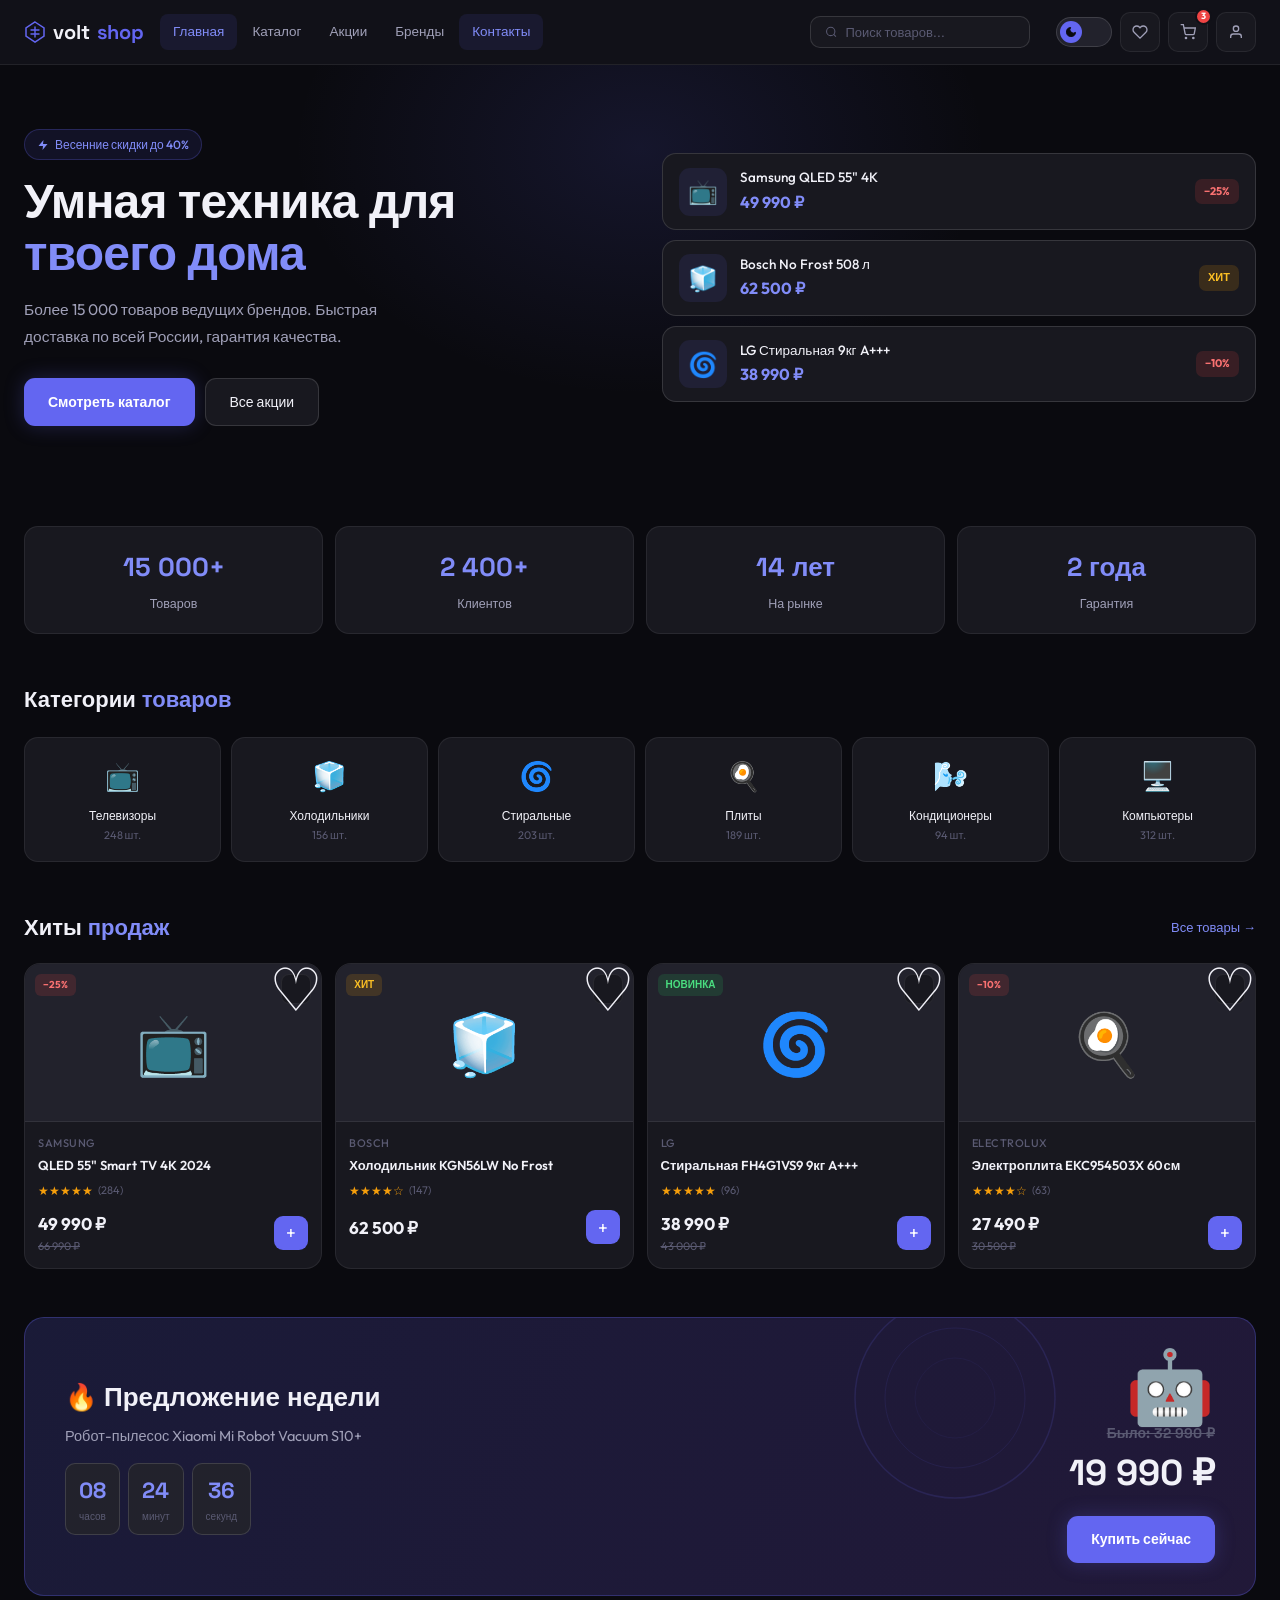
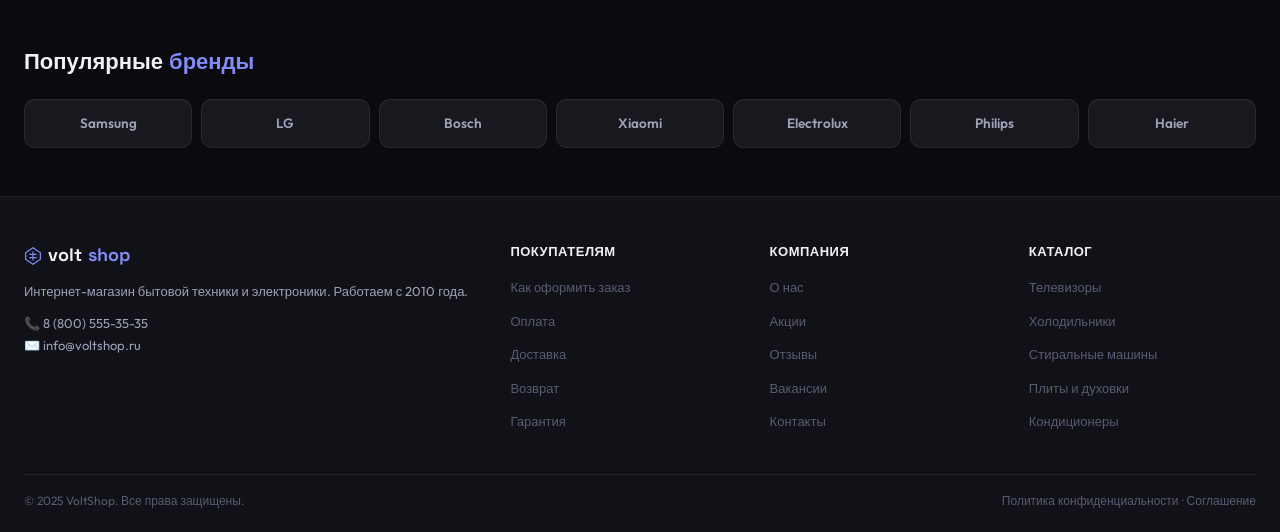
<file: index.html>
<!doctype html>
<html lang="ru" data-theme="dark">
  <head>
    <meta charset="UTF-8" />
    <meta name="viewport" content="width=device-width, initial-scale=1.0" />
    <meta
      name="description"
      content="VoltShop — интернет-магазин бытовой техники"
    />
    <link rel="icon" href="icons/icon_v3_256.png" />
    <title>VoltShop — Главная</title>
    <link href="css/fonts.css" rel="stylesheet" />
    <link rel="stylesheet" href="css/style.css" />
    <link rel="stylesheet" href="css/home.css" />
  </head>
  <body>
    <!-- ========== ШАПКА ========== -->
    <header class="site-header" role="banner">
      <div class="container">
        <div class="header-inner">
          <a href="index.html" class="logo" aria-label="VoltShop — на главную">
            <svg
              width="22"
              height="22"
              viewBox="0 0 22 22"
              fill="none"
              aria-hidden="true"
            >
              <polygon
                points="11,1 20,7 20,15 11,21 2,15 2,7"
                fill="none"
                stroke="var(--accent)"
                stroke-width="1.5"
              />
              <path
                d="M11 6 L11 16 M7 9 L15 9 M7 13 L15 13"
                stroke="var(--accent)"
                stroke-width="1.4"
                stroke-linecap="round"
              />
            </svg>
            volt<em>shop</em>
          </a>

          <nav class="main-nav" aria-label="Главное меню">
            <a href="index.html" class="active">Главная</a>
            <a href="catalog.html">Каталог</a>
            <a href="catalog.html">Акции</a>
            <a href="catalog.html">Бренды</a>
            <a href="index.html">Контакты</a>
          </nav>

          <form class="search-form" role="search" onsubmit="return false;">
            <svg
              width="14"
              height="14"
              viewBox="0 0 24 24"
              fill="none"
              stroke="var(--text-3)"
              stroke-width="2"
              aria-hidden="true"
            >
              <circle cx="11" cy="11" r="8" />
              <path d="m21 21-4.35-4.35" />
            </svg>
            <input
              type="search"
              placeholder="Поиск товаров..."
              aria-label="Поиск"
            />
          </form>

          <div class="header-actions">
            <button
              class="theme-toggle"
              onclick="toggleTheme()"
              aria-label="Переключить тему"
            >
              <div class="knob">
                <svg
                  id="icon-moon"
                  width="12"
                  height="12"
                  viewBox="0 0 24 24"
                  fill="var(--bg-0)"
                  stroke="var(--bg-0)"
                  stroke-width="2"
                >
                  <path d="M21 12.79A9 9 0 1 1 11.21 3 7 7 0 0 0 21 12.79z" />
                </svg>
                <svg
                  id="icon-sun"
                  width="12"
                  height="12"
                  viewBox="0 0 24 24"
                  fill="none"
                  stroke="var(--bg-0)"
                  stroke-width="2"
                  style="display: none"
                >
                  <circle cx="12" cy="12" r="5" />
                  <line x1="12" y1="1" x2="12" y2="3" />
                  <line x1="12" y1="21" x2="12" y2="23" />
                  <line x1="4.22" y1="4.22" x2="5.64" y2="5.64" />
                  <line x1="18.36" y1="18.36" x2="19.78" y2="19.78" />
                  <line x1="1" y1="12" x2="3" y2="12" />
                  <line x1="21" y1="12" x2="23" y2="12" />
                </svg>
              </div>
            </button>

            <a href="#" class="icon-btn" aria-label="Избранное">
              <svg
                width="16"
                height="16"
                viewBox="0 0 24 24"
                fill="none"
                stroke="var(--text-2)"
                stroke-width="2"
              >
                <path
                  d="M20.84 4.61a5.5 5.5 0 0 0-7.78 0L12 5.67l-1.06-1.06a5.5 5.5 0 0 0-7.78 7.78l1.06 1.06L12 21.23l7.78-7.78 1.06-1.06a5.5 5.5 0 0 0 0-7.78z"
                />
              </svg>
            </a>
            <a href="cart.html" class="icon-btn" aria-label="Корзина">
              <svg
                width="16"
                height="16"
                viewBox="0 0 24 24"
                fill="none"
                stroke="var(--text-2)"
                stroke-width="2"
              >
                <circle cx="9" cy="21" r="1" />
                <circle cx="20" cy="21" r="1" />
                <path
                  d="M1 1h4l2.68 13.39a2 2 0 0 0 2 1.61h9.72a2 2 0 0 0 2-1.61L23 6H6"
                />
              </svg>
              <span class="cart-badge">3</span>
            </a>
            <a href="#" class="icon-btn" aria-label="Профиль">
              <svg
                width="16"
                height="16"
                viewBox="0 0 24 24"
                fill="none"
                stroke="var(--text-2)"
                stroke-width="2"
              >
                <path d="M20 21v-2a4 4 0 0 0-4-4H8a4 4 0 0 0-4 4v2" />
                <circle cx="12" cy="7" r="4" />
              </svg>
            </a>
          </div>
        </div>
      </div>
    </header>

    <!-- ========== ГЛАВНАЯ ========== -->
    <main role="main">
      <!-- Герой -->
      <section class="hero" aria-labelledby="hero-heading">
        <div class="container">
          <div class="hero-grid">
            <div class="hero-text">
              <div class="hero-eyebrow">
                <svg
                  width="12"
                  height="12"
                  viewBox="0 0 24 24"
                  fill="var(--accent-2)"
                  aria-hidden="true"
                >
                  <polygon points="13 2 3 14 12 14 11 22 21 10 12 10 13 2" />
                </svg>
                Весенние скидки до 40%
              </div>
              <h1 id="hero-heading">
                Умная техника для <strong>твоего дома</strong>
              </h1>
              <p>
                Более 15 000 товаров ведущих брендов. Быстрая доставка по всей
                России, гарантия качества.
              </p>
              <div class="hero-btns">
                <a href="catalog.html" class="btn-primary">Смотреть каталог</a>
                <a href="catalog.html" class="btn-secondary">Все акции</a>
              </div>
            </div>

            <div class="hero-cards">
              <a href="product.html" class="hero-card">
                <div class="hero-card-icon">📺</div>
                <div>
                  <div class="hero-card-name">Samsung QLED 55" 4K</div>
                  <div class="hero-card-price">49 990 ₽</div>
                </div>
                <span class="hero-badge badge-sale">−25%</span>
              </a>
              <a href="product.html" class="hero-card">
                <div class="hero-card-icon">🧊</div>
                <div>
                  <div class="hero-card-name">Bosch No Frost 508 л</div>
                  <div class="hero-card-price">62 500 ₽</div>
                </div>
                <span class="hero-badge badge-hit">ХИТ</span>
              </a>
              <a href="product.html" class="hero-card">
                <div class="hero-card-icon">🌀</div>
                <div>
                  <div class="hero-card-name">LG Стиральная 9кг A+++</div>
                  <div class="hero-card-price">38 990 ₽</div>
                </div>
                <span class="hero-badge badge-sale">−10%</span>
              </a>
            </div>
          </div>
        </div>
      </section>

      <div class="container">
        <!-- Статистика -->
        <section class="stats-section" aria-label="Статистика">
          <div class="stats-grid">
            <div class="stat-card">
              <div class="stat-num">15 000+</div>
              <div class="stat-lbl">Товаров</div>
            </div>
            <div class="stat-card">
              <div class="stat-num">2 400+</div>
              <div class="stat-lbl">Клиентов</div>
            </div>
            <div class="stat-card">
              <div class="stat-num">14 лет</div>
              <div class="stat-lbl">На рынке</div>
            </div>
            <div class="stat-card">
              <div class="stat-num">2 года</div>
              <div class="stat-lbl">Гарантия</div>
            </div>
          </div>
        </section>

        <!-- Категории -->
        <section aria-labelledby="cats-title">
          <h2 class="section-title" id="cats-title">
            Категории <em>товаров</em>
          </h2>
          <div class="categories-grid">
            <a href="catalog.html" class="category-card"
              ><div class="cat-icon">📺</div>
              <div class="cat-label">Телевизоры</div>
              <div class="cat-count">248 шт.</div></a
            >
            <a href="catalog.html" class="category-card"
              ><div class="cat-icon">🧊</div>
              <div class="cat-label">Холодильники</div>
              <div class="cat-count">156 шт.</div></a
            >
            <a href="catalog.html" class="category-card"
              ><div class="cat-icon">🌀</div>
              <div class="cat-label">Стиральные</div>
              <div class="cat-count">203 шт.</div></a
            >
            <a href="catalog.html" class="category-card"
              ><div class="cat-icon">🍳</div>
              <div class="cat-label">Плиты</div>
              <div class="cat-count">189 шт.</div></a
            >
            <a href="catalog.html" class="category-card"
              ><div class="cat-icon">🌬️</div>
              <div class="cat-label">Кондиционеры</div>
              <div class="cat-count">94 шт.</div></a
            >
            <a href="catalog.html" class="category-card"
              ><div class="cat-icon">🖥️</div>
              <div class="cat-label">Компьютеры</div>
              <div class="cat-count">312 шт.</div></a
            >
          </div>
        </section>

        <!-- Хиты продаж -->
        <section aria-labelledby="hits-title">
          <div class="section-header">
            <h2 class="section-title" id="hits-title">Хиты <em>продаж</em></h2>
            <a href="catalog.html" class="link-more">Все товары →</a>
          </div>
          <div class="products-grid">
            <a href="product.html" class="product-card">
              <div class="product-image">
                <span class="product-badge badge-sale">−25%</span>
                <div class="product-fav">♡</div>
                📺
              </div>
              <div class="product-body">
                <div class="product-brand">Samsung</div>
                <h3 class="product-name">QLED 55" Smart TV 4K 2024</h3>
                <div class="product-rating">
                  <span class="stars">★★★★★</span
                  ><span class="rating-count">(284)</span>
                </div>
                <div class="product-footer">
                  <div>
                    <div class="product-price">49 990 ₽</div>
                    <div class="product-old-price">66 990 ₽</div>
                  </div>
                  <button
                    class="add-to-cart-btn"
                    onclick="event.preventDefault()"
                  >
                    +
                  </button>
                </div>
              </div>
            </a>
            <a href="product.html" class="product-card">
              <div class="product-image">
                <span class="product-badge badge-hit">ХИТ</span>
                <div class="product-fav">♡</div>
                🧊
              </div>
              <div class="product-body">
                <div class="product-brand">Bosch</div>
                <h3 class="product-name">Холодильник KGN56LW No Frost</h3>
                <div class="product-rating">
                  <span class="stars">★★★★☆</span
                  ><span class="rating-count">(147)</span>
                </div>
                <div class="product-footer">
                  <div><div class="product-price">62 500 ₽</div></div>
                  <button
                    class="add-to-cart-btn"
                    onclick="event.preventDefault()"
                  >
                    +
                  </button>
                </div>
              </div>
            </a>
            <a href="product.html" class="product-card">
              <div class="product-image">
                <span class="product-badge badge-new">НОВИНКА</span>
                <div class="product-fav">♡</div>
                🌀
              </div>
              <div class="product-body">
                <div class="product-brand">LG</div>
                <h3 class="product-name">Стиральная FH4G1VS9 9кг A+++</h3>
                <div class="product-rating">
                  <span class="stars">★★★★★</span
                  ><span class="rating-count">(96)</span>
                </div>
                <div class="product-footer">
                  <div>
                    <div class="product-price">38 990 ₽</div>
                    <div class="product-old-price">43 000 ₽</div>
                  </div>
                  <button
                    class="add-to-cart-btn"
                    onclick="event.preventDefault()"
                  >
                    +
                  </button>
                </div>
              </div>
            </a>
            <a href="product.html" class="product-card">
              <div class="product-image">
                <span class="product-badge badge-sale">−10%</span>
                <div class="product-fav">♡</div>
                🍳
              </div>
              <div class="product-body">
                <div class="product-brand">Electrolux</div>
                <h3 class="product-name">Электроплита EKC954503X 60см</h3>
                <div class="product-rating">
                  <span class="stars">★★★★☆</span
                  ><span class="rating-count">(63)</span>
                </div>
                <div class="product-footer">
                  <div>
                    <div class="product-price">27 490 ₽</div>
                    <div class="product-old-price">30 500 ₽</div>
                  </div>
                  <button
                    class="add-to-cart-btn"
                    onclick="event.preventDefault()"
                  >
                    +
                  </button>
                </div>
              </div>
            </a>
          </div>
        </section>

        <!-- Промо-баннер -->
        <section class="promo-banner" aria-labelledby="promo-title">
          <svg
            class="promo-decor"
            width="220"
            height="220"
            viewBox="0 0 220 220"
            fill="none"
            aria-hidden="true"
          >
            <circle
              cx="110"
              cy="110"
              r="100"
              stroke="var(--accent)"
              stroke-width="1.5"
              opacity="0.15"
            />
            <circle
              cx="110"
              cy="110"
              r="70"
              stroke="var(--accent)"
              stroke-width="1"
              opacity="0.1"
            />
            <circle
              cx="110"
              cy="110"
              r="40"
              stroke="var(--accent)"
              stroke-width="0.8"
              opacity="0.08"
            />
          </svg>
          <div>
            <h2 id="promo-title">🔥 Предложение недели</h2>
            <p>Робот-пылесос Xiaomi Mi Robot Vacuum S10+</p>
            <div class="countdown" aria-label="До конца акции">
              <div class="time-block">
                <div class="time-n" id="t-hours">08</div>
                <div class="time-l">часов</div>
              </div>
              <div class="time-block">
                <div class="time-n" id="t-mins">24</div>
                <div class="time-l">минут</div>
              </div>
              <div class="time-block">
                <div class="time-n" id="t-secs">37</div>
                <div class="time-l">секунд</div>
              </div>
            </div>
          </div>
          <div class="promo-right">
            <div class="promo-emoji">🤖</div>
            <div class="promo-price"><small>Было: 32 990 ₽</small>19 990 ₽</div>
            <a href="product.html" class="btn-primary" style="margin-top: 14px"
              >Купить сейчас</a
            >
          </div>
        </section>

        <!-- Бренды -->
        <section aria-labelledby="brands-title">
          <h2 class="section-title" id="brands-title">
            Популярные <em>бренды</em>
          </h2>
          <div class="brands-list">
            <a href="catalog.html" class="brand-item">Samsung</a>
            <a href="catalog.html" class="brand-item">LG</a>
            <a href="catalog.html" class="brand-item">Bosch</a>
            <a href="catalog.html" class="brand-item">Xiaomi</a>
            <a href="catalog.html" class="brand-item">Electrolux</a>
            <a href="catalog.html" class="brand-item">Philips</a>
            <a href="catalog.html" class="brand-item">Haier</a>
          </div>
        </section>
      </div>
      <!-- /container -->
    </main>

    <!-- ========== ПОДВАЛ ========== -->
    <footer class="site-footer" role="contentinfo">
      <div class="container">
        <div class="footer-grid">
          <div>
            <a href="index.html" class="footer-logo">
              <svg
                width="18"
                height="18"
                viewBox="0 0 22 22"
                fill="none"
                aria-hidden="true"
              >
                <polygon
                  points="11,1 20,7 20,15 11,21 2,15 2,7"
                  fill="none"
                  stroke="var(--accent-2)"
                  stroke-width="1.5"
                />
                <path
                  d="M11 6 L11 16 M7 9 L15 9 M7 13 L15 13"
                  stroke="var(--accent-2)"
                  stroke-width="1.4"
                  stroke-linecap="round"
                />
              </svg>
              volt<em>shop</em>
            </a>
            <p>
              Интернет-магазин бытовой техники и электроники. Работаем с 2010
              года.
            </p>
            <p style="margin-top: 10px">
              📞 8 (800) 555-35-35<br />✉️ info@voltshop.ru
            </p>
          </div>
          <div>
            <h4>Покупателям</h4>
            <ul class="footer-nav">
              <li><a href="#">Как оформить заказ</a></li>
              <li><a href="#">Оплата</a></li>
              <li><a href="#">Доставка</a></li>
              <li><a href="#">Возврат</a></li>
              <li><a href="#">Гарантия</a></li>
            </ul>
          </div>
          <div>
            <h4>Компания</h4>
            <ul>
              <li><a href="#">О нас</a></li>
              <li><a href="#">Акции</a></li>
              <li><a href="#">Отзывы</a></li>
              <li><a href="#">Вакансии</a></li>
              <li><a href="#">Контакты</a></li>
            </ul>
          </div>
          <div>
            <h4>Каталог</h4>
            <ul>
              <li><a href="catalog.html">Телевизоры</a></li>
              <li><a href="catalog.html">Холодильники</a></li>
              <li><a href="catalog.html">Стиральные машины</a></li>
              <li><a href="catalog.html">Плиты и духовки</a></li>
              <li><a href="catalog.html">Кондиционеры</a></li>
            </ul>
          </div>
        </div>
        <div class="footer-bottom">
          <span>© 2025 VoltShop. Все права защищены.</span>
          <span
            ><a href="#">Политика конфиденциальности</a> ·
            <a href="#">Соглашение</a></span
          >
        </div>
      </div>
    </footer>

    <script src="js/main.js"></script>
  </body>
</html>
</file>
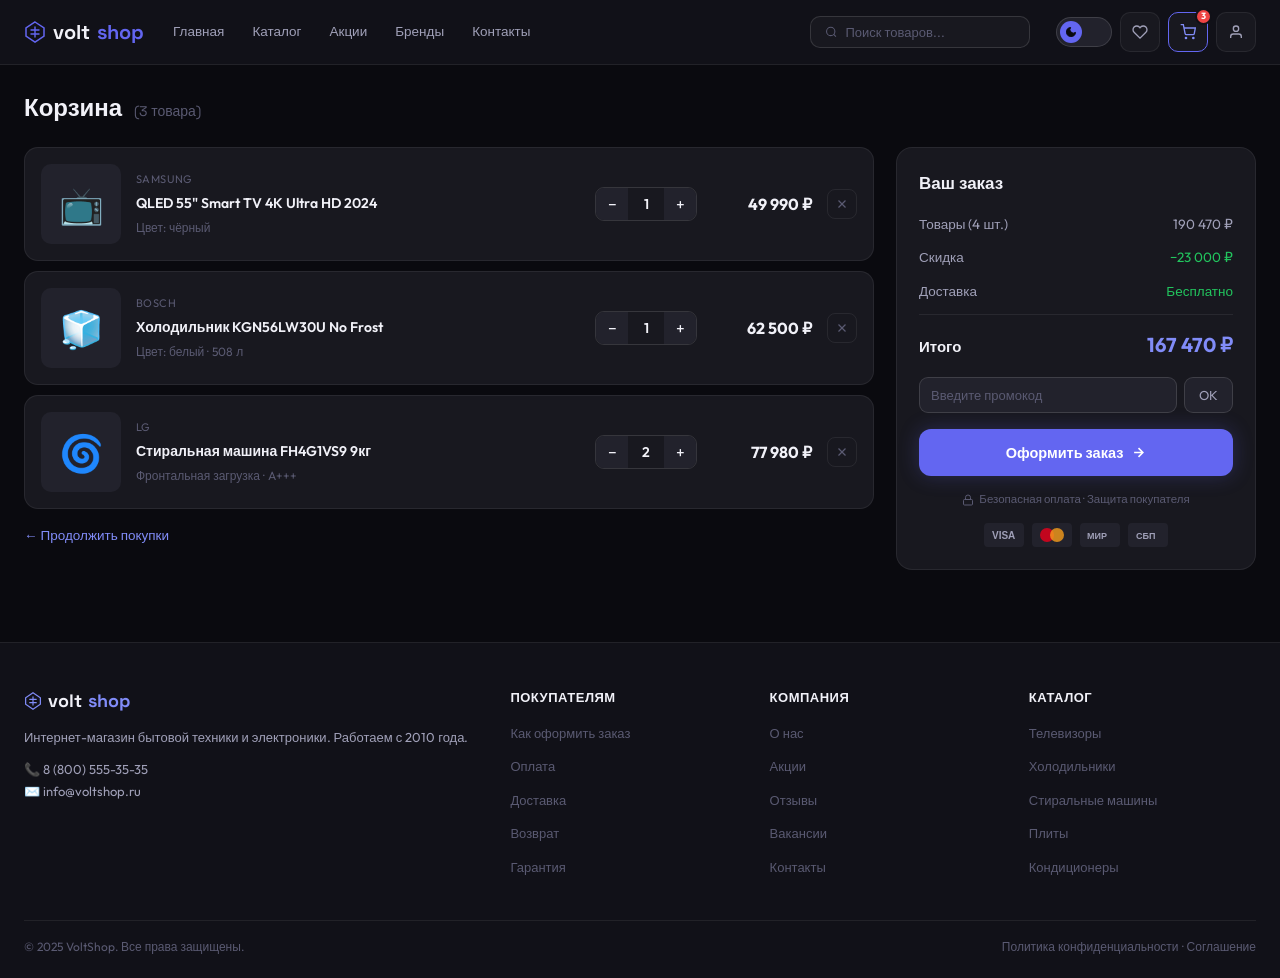
<file: cart.html>
<!doctype html>
<html lang="ru" data-theme="dark">
  <head>
    <meta charset="UTF-8" />
    <meta name="viewport" content="width=device-width, initial-scale=1.0" />
    <meta name="description" content="VoltShop — Корзина" />
    <title>VoltShop — Корзина</title>
    <link rel="icon" href="icons/icon_v3_256.png" />
    <link href="css/fonts.css" rel="stylesheet" />
    <link rel="stylesheet" href="css/style.css" />
    <link rel="stylesheet" href="css/cart.css" />
  </head>
  <body>
    <!-- ========== ШАПКА ========== -->
    <header class="site-header" role="banner">
      <div class="container">
        <div class="header-inner">
          <a href="index.html" class="logo">
            <svg
              width="22"
              height="22"
              viewBox="0 0 22 22"
              fill="none"
              aria-hidden="true"
            >
              <polygon
                points="11,1 20,7 20,15 11,21 2,15 2,7"
                fill="none"
                stroke="var(--accent)"
                stroke-width="1.5"
              />
              <path
                d="M11 6 L11 16 M7 9 L15 9 M7 13 L15 13"
                stroke="var(--accent)"
                stroke-width="1.4"
                stroke-linecap="round"
              />
            </svg>
            volt<em>shop</em>
          </a>

          <nav class="main-nav" aria-label="Главное меню">
            <a href="index.html">Главная</a>
            <a href="catalog.html">Каталог</a>
            <a href="catalog.html">Акции</a>
            <a href="catalog.html">Бренды</a>
            <a href="index.html">Контакты</a>
          </nav>

          <form class="search-form" role="search" onsubmit="return false;">
            <svg
              width="14"
              height="14"
              viewBox="0 0 24 24"
              fill="none"
              stroke="var(--text-3)"
              stroke-width="2"
              aria-hidden="true"
            >
              <circle cx="11" cy="11" r="8" />
              <path d="m21 21-4.35-4.35" />
            </svg>
            <input
              type="search"
              placeholder="Поиск товаров..."
              aria-label="Поиск"
            />
          </form>

          <div class="header-actions">
            <button
              class="theme-toggle"
              onclick="toggleTheme()"
              aria-label="Переключить тему"
            >
              <div class="knob">
                <svg
                  id="icon-moon"
                  width="12"
                  height="12"
                  viewBox="0 0 24 24"
                  fill="var(--bg-0)"
                  stroke="var(--bg-0)"
                  stroke-width="2"
                >
                  <path d="M21 12.79A9 9 0 1 1 11.21 3 7 7 0 0 0 21 12.79z" />
                </svg>
                <svg
                  id="icon-sun"
                  width="12"
                  height="12"
                  viewBox="0 0 24 24"
                  fill="none"
                  stroke="var(--bg-0)"
                  stroke-width="2"
                  style="display: none"
                >
                  <circle cx="12" cy="12" r="5" />
                  <line x1="12" y1="1" x2="12" y2="3" />
                  <line x1="12" y1="21" x2="12" y2="23" />
                  <line x1="4.22" y1="4.22" x2="5.64" y2="5.64" />
                  <line x1="18.36" y1="18.36" x2="19.78" y2="19.78" />
                  <line x1="1" y1="12" x2="3" y2="12" />
                  <line x1="21" y1="12" x2="23" y2="12" />
                </svg>
              </div>
            </button>
            <a href="#" class="icon-btn" aria-label="Избранное">
              <svg
                width="16"
                height="16"
                viewBox="0 0 24 24"
                fill="none"
                stroke="var(--text-2)"
                stroke-width="2"
              >
                <path
                  d="M20.84 4.61a5.5 5.5 0 0 0-7.78 0L12 5.67l-1.06-1.06a5.5 5.5 0 0 0-7.78 7.78l1.06 1.06L12 21.23l7.78-7.78 1.06-1.06a5.5 5.5 0 0 0 0-7.78z"
                />
              </svg>
            </a>
            <a
              href="cart.html"
              class="icon-btn"
              aria-label="Корзина"
              style="border-color: var(--accent)"
            >
              <svg
                width="16"
                height="16"
                viewBox="0 0 24 24"
                fill="none"
                stroke="var(--accent-2)"
                stroke-width="2"
              >
                <circle cx="9" cy="21" r="1" />
                <circle cx="20" cy="21" r="1" />
                <path
                  d="M1 1h4l2.68 13.39a2 2 0 0 0 2 1.61h9.72a2 2 0 0 0 2-1.61L23 6H6"
                />
              </svg>
              <span class="cart-badge">3</span>
            </a>
            <a href="#" class="icon-btn" aria-label="Профиль">
              <svg
                width="16"
                height="16"
                viewBox="0 0 24 24"
                fill="none"
                stroke="var(--text-2)"
                stroke-width="2"
              >
                <path d="M20 21v-2a4 4 0 0 0-4-4H8a4 4 0 0 0-4 4v2" />
                <circle cx="12" cy="7" r="4" />
              </svg>
            </a>
          </div>
        </div>
      </div>
    </header>

    <!-- ========== КОРЗИНА ========== -->
    <main role="main">
      <div class="container">
        <h1 class="cart-heading">
          Корзина <span class="cart-count">(3 товара)</span>
        </h1>

        <div class="cart-layout">
          <!-- Список товаров -->
          <section aria-label="Товары в корзине">
            <div class="cart-items" id="cart-items">
              <article class="cart-item">
                <a
                  href="product.html"
                  class="ci-img"
                  aria-label="Samsung QLED 55"
                  >📺</a
                >
                <div class="ci-info">
                  <div class="ci-brand">Samsung</div>
                  <a href="product.html" class="ci-name"
                    >QLED 55" Smart TV 4K Ultra HD 2024</a
                  >
                  <div class="ci-attr">Цвет: чёрный</div>
                </div>
                <div class="ci-qty" role="group" aria-label="Количество">
                  <button aria-label="Уменьшить">−</button>
                  <span>1</span>
                  <button aria-label="Увеличить">+</button>
                </div>
                <div class="ci-price">49 990 ₽</div>
                <button
                  class="ci-rm"
                  onclick="removeCartItem(this)"
                  aria-label="Удалить товар"
                >
                  <svg
                    width="14"
                    height="14"
                    viewBox="0 0 24 24"
                    fill="none"
                    stroke="currentColor"
                    stroke-width="2"
                  >
                    <line x1="18" y1="6" x2="6" y2="18" />
                    <line x1="6" y1="6" x2="18" y2="18" />
                  </svg>
                </button>
              </article>

              <article class="cart-item">
                <a
                  href="product.html"
                  class="ci-img"
                  aria-label="Bosch холодильник"
                  >🧊</a
                >
                <div class="ci-info">
                  <div class="ci-brand">Bosch</div>
                  <a href="product.html" class="ci-name"
                    >Холодильник KGN56LW30U No Frost</a
                  >
                  <div class="ci-attr">Цвет: белый · 508 л</div>
                </div>
                <div class="ci-qty" role="group" aria-label="Количество">
                  <button aria-label="Уменьшить">−</button>
                  <span>1</span>
                  <button aria-label="Увеличить">+</button>
                </div>
                <div class="ci-price">62 500 ₽</div>
                <button
                  class="ci-rm"
                  onclick="removeCartItem(this)"
                  aria-label="Удалить товар"
                >
                  <svg
                    width="14"
                    height="14"
                    viewBox="0 0 24 24"
                    fill="none"
                    stroke="currentColor"
                    stroke-width="2"
                  >
                    <line x1="18" y1="6" x2="6" y2="18" />
                    <line x1="6" y1="6" x2="18" y2="18" />
                  </svg>
                </button>
              </article>

              <article class="cart-item">
                <a
                  href="product.html"
                  class="ci-img"
                  aria-label="LG стиральная машина"
                  >🌀</a
                >
                <div class="ci-info">
                  <div class="ci-brand">LG</div>
                  <a href="product.html" class="ci-name"
                    >Стиральная машина FH4G1VS9 9кг</a
                  >
                  <div class="ci-attr">Фронтальная загрузка · A+++</div>
                </div>
                <div class="ci-qty" role="group" aria-label="Количество">
                  <button aria-label="Уменьшить">−</button>
                  <span>2</span>
                  <button aria-label="Увеличить">+</button>
                </div>
                <div class="ci-price">77 980 ₽</div>
                <button
                  class="ci-rm"
                  onclick="removeCartItem(this)"
                  aria-label="Удалить товар"
                >
                  <svg
                    width="14"
                    height="14"
                    viewBox="0 0 24 24"
                    fill="none"
                    stroke="currentColor"
                    stroke-width="2"
                  >
                    <line x1="18" y1="6" x2="6" y2="18" />
                    <line x1="6" y1="6" x2="18" y2="18" />
                  </svg>
                </button>
              </article>
            </div>

            <!-- Продолжить покупки -->
            <a href="catalog.html" class="continue-link"
              >← Продолжить покупки</a
            >
          </section>

          <!-- Сводка заказа -->
          <aside aria-label="Оформление заказа">
            <div class="order-summary">
              <h2 class="summary-title">Ваш заказ</h2>

              <div class="summary-rows">
                <div class="sum-row">
                  <span>Товары (4 шт.)</span><span>190 470 ₽</span>
                </div>
                <div class="sum-row">
                  <span>Скидка</span><span class="sum-discount">−23 000 ₽</span>
                </div>
                <div class="sum-row">
                  <span>Доставка</span><span class="sum-free">Бесплатно</span>
                </div>
              </div>

              <div class="sum-total">
                <span>Итого</span>
                <span class="total-amt">167 470 ₽</span>
              </div>

              <form
                class="promo-form"
                onsubmit="return false;"
                aria-label="Промокод"
              >
                <input
                  type="text"
                  placeholder="Введите промокод"
                  aria-label="Промокод"
                />
                <button type="submit">OK</button>
              </form>

              <button class="checkout-btn">
                Оформить заказ
                <svg
                  width="15"
                  height="15"
                  viewBox="0 0 24 24"
                  fill="none"
                  stroke="#fff"
                  stroke-width="2.5"
                  aria-hidden="true"
                >
                  <path d="M5 12h14M12 5l7 7-7 7" />
                </svg>
              </button>

              <div class="secure-note">
                <svg
                  width="12"
                  height="12"
                  viewBox="0 0 24 24"
                  fill="none"
                  stroke="currentColor"
                  stroke-width="2"
                  aria-hidden="true"
                >
                  <rect x="3" y="11" width="18" height="11" rx="2" />
                  <path d="M7 11V7a5 5 0 0 1 10 0v4" />
                </svg>
                Безопасная оплата · Защита покупателя
              </div>

              <!-- Иконки оплаты SVG -->
              <div
                class="payment-icons"
                aria-label="Принимаемые способы оплаты"
              >
                <svg
                  width="40"
                  height="24"
                  viewBox="0 0 40 24"
                  fill="none"
                  aria-label="Visa"
                >
                  <rect width="40" height="24" rx="4" fill="var(--bg-3)" />
                  <text
                    x="8"
                    y="16"
                    font-family="Arial"
                    font-size="10"
                    font-weight="700"
                    fill="var(--text-2)"
                  >
                    VISA
                  </text>
                </svg>
                <svg
                  width="40"
                  height="24"
                  viewBox="0 0 40 24"
                  fill="none"
                  aria-label="Mastercard"
                >
                  <rect width="40" height="24" rx="4" fill="var(--bg-3)" />
                  <circle cx="15" cy="12" r="7" fill="#eb001b" opacity="0.8" />
                  <circle cx="25" cy="12" r="7" fill="#f79e1b" opacity="0.8" />
                </svg>
                <svg
                  width="40"
                  height="24"
                  viewBox="0 0 40 24"
                  fill="none"
                  aria-label="Mir"
                >
                  <rect width="40" height="24" rx="4" fill="var(--bg-3)" />
                  <text
                    x="7"
                    y="16"
                    font-family="Arial"
                    font-size="9"
                    font-weight="700"
                    fill="var(--text-2)"
                  >
                    МИР
                  </text>
                </svg>
                <svg
                  width="40"
                  height="24"
                  viewBox="0 0 40 24"
                  fill="none"
                  aria-label="СБП"
                >
                  <rect width="40" height="24" rx="4" fill="var(--bg-3)" />
                  <text
                    x="8"
                    y="16"
                    font-family="Arial"
                    font-size="9"
                    font-weight="700"
                    fill="var(--text-2)"
                  >
                    СБП
                  </text>
                </svg>
              </div>
            </div>
          </aside>
        </div>
      </div>
    </main>

    <!-- ========== ПОДВАЛ ========== -->
    <footer class="site-footer" role="contentinfo">
      <div class="container">
        <div class="footer-grid">
          <div>
            <a href="index.html" class="footer-logo">
              <svg
                width="18"
                height="18"
                viewBox="0 0 22 22"
                fill="none"
                aria-hidden="true"
              >
                <polygon
                  points="11,1 20,7 20,15 11,21 2,15 2,7"
                  fill="none"
                  stroke="var(--accent-2)"
                  stroke-width="1.5"
                />
                <path
                  d="M11 6 L11 16 M7 9 L15 9 M7 13 L15 13"
                  stroke="var(--accent-2)"
                  stroke-width="1.4"
                  stroke-linecap="round"
                />
              </svg>
              volt<em>shop</em>
            </a>
            <p>
              Интернет-магазин бытовой техники и электроники. Работаем с 2010
              года.
            </p>
            <p style="margin-top: 10px">
              📞 8 (800) 555-35-35<br />✉️ info@voltshop.ru
            </p>
          </div>
          <div>
            <h4>Покупателям</h4>
            <ul>
              <li><a href="#">Как оформить заказ</a></li>
              <li><a href="#">Оплата</a></li>
              <li><a href="#">Доставка</a></li>
              <li><a href="#">Возврат</a></li>
              <li><a href="#">Гарантия</a></li>
            </ul>
          </div>
          <div>
            <h4>Компания</h4>
            <ul>
              <li><a href="#">О нас</a></li>
              <li><a href="#">Акции</a></li>
              <li><a href="#">Отзывы</a></li>
              <li><a href="#">Вакансии</a></li>
              <li><a href="#">Контакты</a></li>
            </ul>
          </div>
          <div>
            <h4>Каталог</h4>
            <ul>
              <li><a href="catalog.html">Телевизоры</a></li>
              <li><a href="catalog.html">Холодильники</a></li>
              <li><a href="catalog.html">Стиральные машины</a></li>
              <li><a href="catalog.html">Плиты</a></li>
              <li><a href="catalog.html">Кондиционеры</a></li>
            </ul>
          </div>
        </div>
        <div class="footer-bottom">
          <span>© 2025 VoltShop. Все права защищены.</span>
          <span
            ><a href="#">Политика конфиденциальности</a> ·
            <a href="#">Соглашение</a></span
          >
        </div>
      </div>
    </footer>

    <script src="js/main.js"></script>
  </body>
</html>
</file>
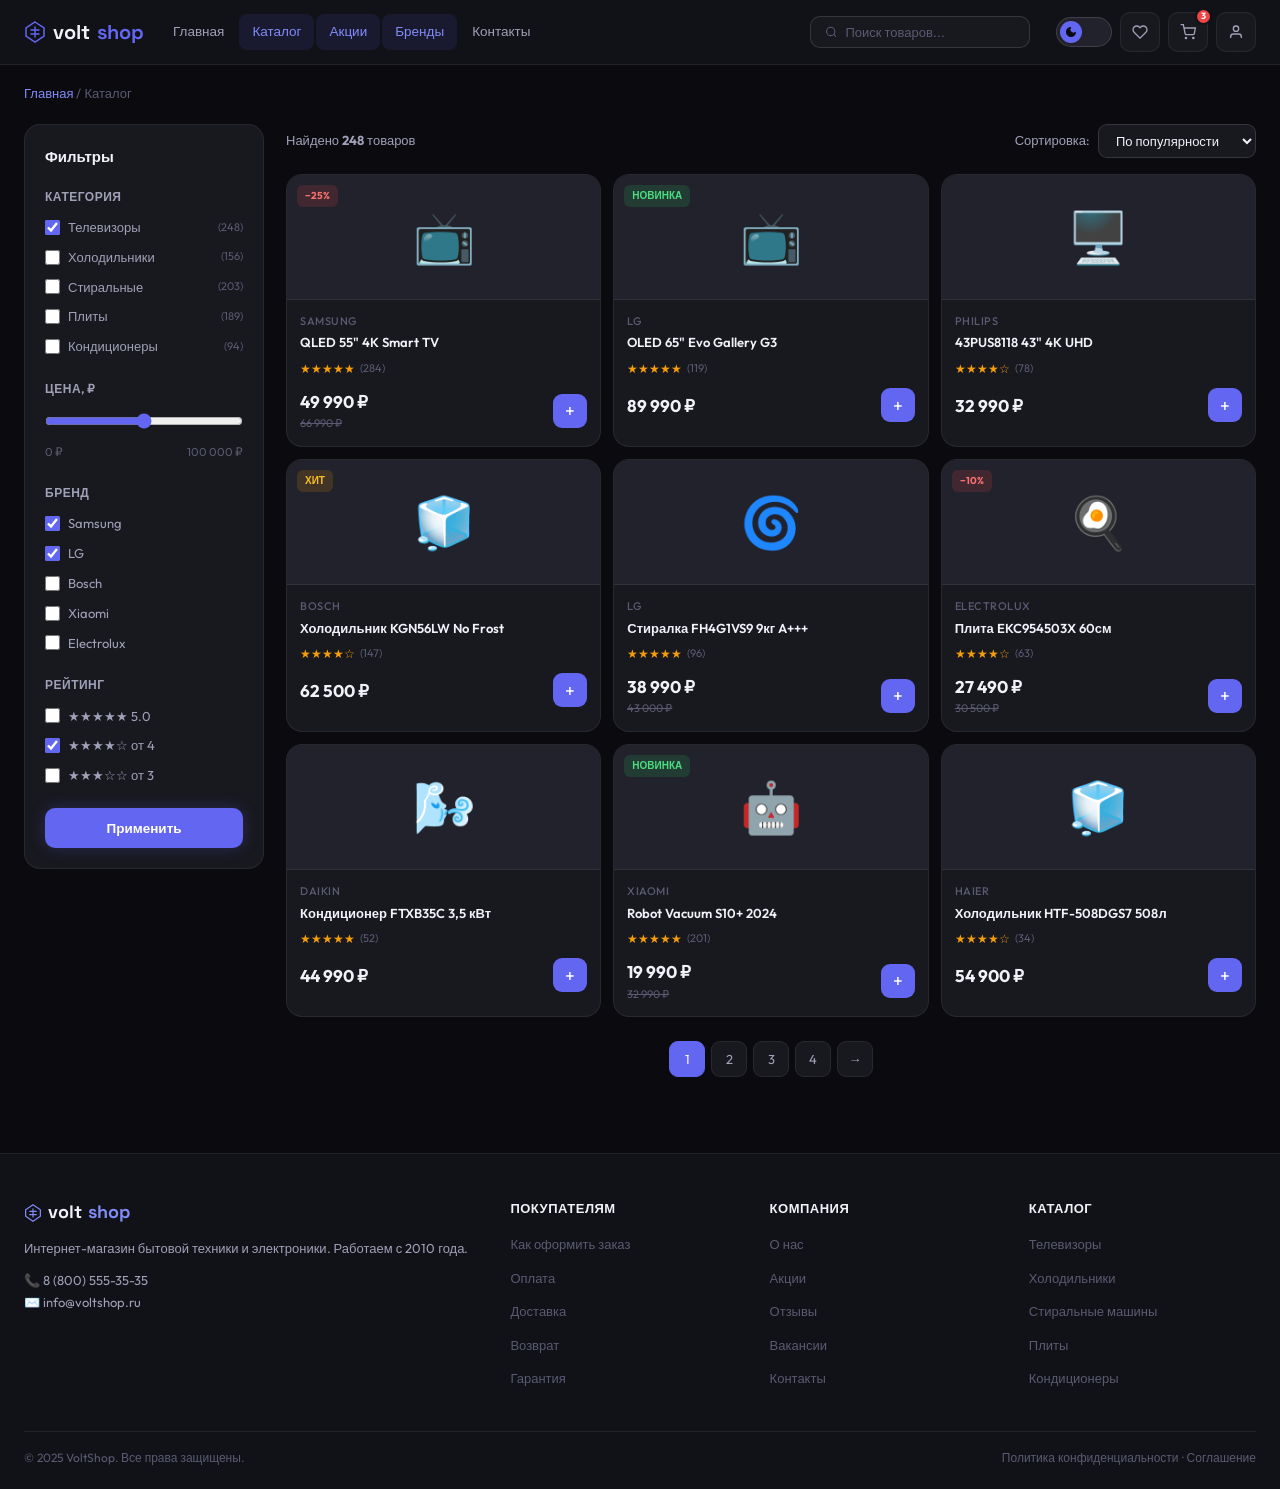
<file: catalog.html>
<!doctype html>
<html lang="ru" data-theme="dark">
  <head>
    <meta charset="UTF-8" />
    <meta name="viewport" content="width=device-width, initial-scale=1.0" />
    <meta name="description" content="VoltShop — Каталог товаров" />
    <title>VoltShop — Каталог</title>
    <link rel="icon" href="icons/icon_v3_256.png" />
    <link href="css/fonts.css" rel="stylesheet" />
    <link rel="stylesheet" href="css/style.css" />
    <link rel="stylesheet" href="css/catalog.css" />
  </head>
  <body>
    <!-- ========== ШАПКА ========== -->
    <header class="site-header" role="banner">
      <div class="container">
        <div class="header-inner">
          <a href="index.html" class="logo">
            <svg
              width="22"
              height="22"
              viewBox="0 0 22 22"
              fill="none"
              aria-hidden="true"
            >
              <polygon
                points="11,1 20,7 20,15 11,21 2,15 2,7"
                fill="none"
                stroke="var(--accent)"
                stroke-width="1.5"
              />
              <path
                d="M11 6 L11 16 M7 9 L15 9 M7 13 L15 13"
                stroke="var(--accent)"
                stroke-width="1.4"
                stroke-linecap="round"
              />
            </svg>
            volt<em>shop</em>
          </a>

          <nav class="main-nav" aria-label="Главное меню">
            <a href="index.html">Главная</a>
            <a href="catalog.html" class="active">Каталог</a>
            <a href="catalog.html">Акции</a>
            <a href="catalog.html">Бренды</a>
            <a href="index.html">Контакты</a>
          </nav>

          <form class="search-form" role="search" onsubmit="return false;">
            <svg
              width="14"
              height="14"
              viewBox="0 0 24 24"
              fill="none"
              stroke="var(--text-3)"
              stroke-width="2"
              aria-hidden="true"
            >
              <circle cx="11" cy="11" r="8" />
              <path d="m21 21-4.35-4.35" />
            </svg>
            <input
              type="search"
              placeholder="Поиск товаров..."
              aria-label="Поиск"
            />
          </form>

          <div class="header-actions">
            <button
              class="theme-toggle"
              onclick="toggleTheme()"
              aria-label="Переключить тему"
            >
              <div class="knob">
                <svg
                  id="icon-moon"
                  width="12"
                  height="12"
                  viewBox="0 0 24 24"
                  fill="var(--bg-0)"
                  stroke="var(--bg-0)"
                  stroke-width="2"
                >
                  <path d="M21 12.79A9 9 0 1 1 11.21 3 7 7 0 0 0 21 12.79z" />
                </svg>
                <svg
                  id="icon-sun"
                  width="12"
                  height="12"
                  viewBox="0 0 24 24"
                  fill="none"
                  stroke="var(--bg-0)"
                  stroke-width="2"
                  style="display: none"
                >
                  <circle cx="12" cy="12" r="5" />
                  <line x1="12" y1="1" x2="12" y2="3" />
                  <line x1="12" y1="21" x2="12" y2="23" />
                  <line x1="4.22" y1="4.22" x2="5.64" y2="5.64" />
                  <line x1="18.36" y1="18.36" x2="19.78" y2="19.78" />
                  <line x1="1" y1="12" x2="3" y2="12" />
                  <line x1="21" y1="12" x2="23" y2="12" />
                </svg>
              </div>
            </button>
            <a href="#" class="icon-btn" aria-label="Избранное">
              <svg
                width="16"
                height="16"
                viewBox="0 0 24 24"
                fill="none"
                stroke="var(--text-2)"
                stroke-width="2"
              >
                <path
                  d="M20.84 4.61a5.5 5.5 0 0 0-7.78 0L12 5.67l-1.06-1.06a5.5 5.5 0 0 0-7.78 7.78l1.06 1.06L12 21.23l7.78-7.78 1.06-1.06a5.5 5.5 0 0 0 0-7.78z"
                />
              </svg>
            </a>
            <a href="cart.html" class="icon-btn" aria-label="Корзина">
              <svg
                width="16"
                height="16"
                viewBox="0 0 24 24"
                fill="none"
                stroke="var(--text-2)"
                stroke-width="2"
              >
                <circle cx="9" cy="21" r="1" />
                <circle cx="20" cy="21" r="1" />
                <path
                  d="M1 1h4l2.68 13.39a2 2 0 0 0 2 1.61h9.72a2 2 0 0 0 2-1.61L23 6H6"
                />
              </svg>
              <span class="cart-badge">3</span>
            </a>
            <a href="#" class="icon-btn" aria-label="Профиль">
              <svg
                width="16"
                height="16"
                viewBox="0 0 24 24"
                fill="none"
                stroke="var(--text-2)"
                stroke-width="2"
              >
                <path d="M20 21v-2a4 4 0 0 0-4-4H8a4 4 0 0 0-4 4v2" />
                <circle cx="12" cy="7" r="4" />
              </svg>
            </a>
          </div>
        </div>
      </div>
    </header>

    <!-- ========== КАТАЛОГ ========== -->
    <main role="main">
      <div class="container">
        <!-- Хлебные крошки -->
        <nav class="breadcrumbs" aria-label="Путь">
          <a href="index.html">Главная</a>
          <span> / </span>
          <span aria-current="page">Каталог</span>
        </nav>

        <div class="catalog-layout">
          <!-- Фильтры -->
          <aside class="filters-box" aria-label="Фильтры">
            <h2 class="filters-title">Фильтры</h2>

            <div class="filter-group">
              <h4>Категория</h4>
              <label
                ><input type="checkbox" checked /> Телевизоры
                <span class="fg-count">(248)</span></label
              >
              <label
                ><input type="checkbox" /> Холодильники
                <span class="fg-count">(156)</span></label
              >
              <label
                ><input type="checkbox" /> Стиральные
                <span class="fg-count">(203)</span></label
              >
              <label
                ><input type="checkbox" /> Плиты
                <span class="fg-count">(189)</span></label
              >
              <label
                ><input type="checkbox" /> Кондиционеры
                <span class="fg-count">(94)</span></label
              >
            </div>

            <div class="filter-group">
              <h4>Цена, ₽</h4>
              <input
                type="range"
                id="price-range"
                min="0"
                max="200000"
                value="100000"
                aria-label="Максимальная цена"
              />
              <div class="price-rng-labels">
                <span>0 ₽</span>
                <span id="price-display">100 000 ₽</span>
              </div>
            </div>

            <div class="filter-group">
              <h4>Бренд</h4>
              <label><input type="checkbox" checked /> Samsung</label>
              <label><input type="checkbox" checked /> LG</label>
              <label><input type="checkbox" /> Bosch</label>
              <label><input type="checkbox" /> Xiaomi</label>
              <label><input type="checkbox" /> Electrolux</label>
            </div>

            <div class="filter-group">
              <h4>Рейтинг</h4>
              <label><input type="checkbox" /> ★★★★★ 5.0</label>
              <label><input type="checkbox" checked /> ★★★★☆ от 4</label>
              <label><input type="checkbox" /> ★★★☆☆ от 3</label>
            </div>

            <button class="apply-btn">Применить</button>
          </aside>

          <!-- Список товаров -->
          <section aria-label="Товары">
            <div class="catalog-top">
              <span class="catalog-count">Найдено <b>248</b> товаров</span>
              <label class="sort-label">
                Сортировка:
                <select class="sort-select" aria-label="Сортировка">
                  <option>По популярности</option>
                  <option>Сначала дешевле</option>
                  <option>Сначала дороже</option>
                  <option>По рейтингу</option>
                  <option>Новинки</option>
                </select>
              </label>
            </div>

            <div class="catalog-grid">
              <a href="product.html" class="product-card">
                <div class="product-image sm">
                  <span class="product-badge badge-sale">−25%</span>📺
                </div>
                <div class="product-body">
                  <div class="product-brand">Samsung</div>
                  <h3 class="product-name">QLED 55" 4K Smart TV</h3>
                  <div class="product-rating">
                    <span class="stars">★★★★★</span
                    ><span class="rating-count">(284)</span>
                  </div>
                  <div class="product-footer">
                    <div>
                      <div class="product-price">49 990 ₽</div>
                      <div class="product-old-price">66 990 ₽</div>
                    </div>
                    <button
                      class="add-to-cart-btn"
                      onclick="event.preventDefault()"
                    >
                      +
                    </button>
                  </div>
                </div>
              </a>
              <a href="product.html" class="product-card">
                <div class="product-image sm">
                  <span class="product-badge badge-new">НОВИНКА</span>📺
                </div>
                <div class="product-body">
                  <div class="product-brand">LG</div>
                  <h3 class="product-name">OLED 65" Evo Gallery G3</h3>
                  <div class="product-rating">
                    <span class="stars">★★★★★</span
                    ><span class="rating-count">(119)</span>
                  </div>
                  <div class="product-footer">
                    <div><div class="product-price">89 990 ₽</div></div>
                    <button
                      class="add-to-cart-btn"
                      onclick="event.preventDefault()"
                    >
                      +
                    </button>
                  </div>
                </div>
              </a>
              <a href="product.html" class="product-card">
                <div class="product-image sm">🖥️</div>
                <div class="product-body">
                  <div class="product-brand">Philips</div>
                  <h3 class="product-name">43PUS8118 43" 4K UHD</h3>
                  <div class="product-rating">
                    <span class="stars">★★★★☆</span
                    ><span class="rating-count">(78)</span>
                  </div>
                  <div class="product-footer">
                    <div><div class="product-price">32 990 ₽</div></div>
                    <button
                      class="add-to-cart-btn"
                      onclick="event.preventDefault()"
                    >
                      +
                    </button>
                  </div>
                </div>
              </a>
              <a href="product.html" class="product-card">
                <div class="product-image sm">
                  <span class="product-badge badge-hit">ХИТ</span>🧊
                </div>
                <div class="product-body">
                  <div class="product-brand">Bosch</div>
                  <h3 class="product-name">Холодильник KGN56LW No Frost</h3>
                  <div class="product-rating">
                    <span class="stars">★★★★☆</span
                    ><span class="rating-count">(147)</span>
                  </div>
                  <div class="product-footer">
                    <div><div class="product-price">62 500 ₽</div></div>
                    <button
                      class="add-to-cart-btn"
                      onclick="event.preventDefault()"
                    >
                      +
                    </button>
                  </div>
                </div>
              </a>
              <a href="product.html" class="product-card">
                <div class="product-image sm">🌀</div>
                <div class="product-body">
                  <div class="product-brand">LG</div>
                  <h3 class="product-name">Стиралка FH4G1VS9 9кг A+++</h3>
                  <div class="product-rating">
                    <span class="stars">★★★★★</span
                    ><span class="rating-count">(96)</span>
                  </div>
                  <div class="product-footer">
                    <div>
                      <div class="product-price">38 990 ₽</div>
                      <div class="product-old-price">43 000 ₽</div>
                    </div>
                    <button
                      class="add-to-cart-btn"
                      onclick="event.preventDefault()"
                    >
                      +
                    </button>
                  </div>
                </div>
              </a>
              <a href="product.html" class="product-card">
                <div class="product-image sm">
                  <span class="product-badge badge-sale">−10%</span>🍳
                </div>
                <div class="product-body">
                  <div class="product-brand">Electrolux</div>
                  <h3 class="product-name">Плита EKC954503X 60см</h3>
                  <div class="product-rating">
                    <span class="stars">★★★★☆</span
                    ><span class="rating-count">(63)</span>
                  </div>
                  <div class="product-footer">
                    <div>
                      <div class="product-price">27 490 ₽</div>
                      <div class="product-old-price">30 500 ₽</div>
                    </div>
                    <button
                      class="add-to-cart-btn"
                      onclick="event.preventDefault()"
                    >
                      +
                    </button>
                  </div>
                </div>
              </a>
              <a href="product.html" class="product-card">
                <div class="product-image sm">🌬️</div>
                <div class="product-body">
                  <div class="product-brand">Daikin</div>
                  <h3 class="product-name">Кондиционер FTXB35C 3,5 кВт</h3>
                  <div class="product-rating">
                    <span class="stars">★★★★★</span
                    ><span class="rating-count">(52)</span>
                  </div>
                  <div class="product-footer">
                    <div><div class="product-price">44 990 ₽</div></div>
                    <button
                      class="add-to-cart-btn"
                      onclick="event.preventDefault()"
                    >
                      +
                    </button>
                  </div>
                </div>
              </a>
              <a href="product.html" class="product-card">
                <div class="product-image sm">
                  <span class="product-badge badge-new">НОВИНКА</span>🤖
                </div>
                <div class="product-body">
                  <div class="product-brand">Xiaomi</div>
                  <h3 class="product-name">Robot Vacuum S10+ 2024</h3>
                  <div class="product-rating">
                    <span class="stars">★★★★★</span
                    ><span class="rating-count">(201)</span>
                  </div>
                  <div class="product-footer">
                    <div>
                      <div class="product-price">19 990 ₽</div>
                      <div class="product-old-price">32 990 ₽</div>
                    </div>
                    <button
                      class="add-to-cart-btn"
                      onclick="event.preventDefault()"
                    >
                      +
                    </button>
                  </div>
                </div>
              </a>
              <a href="product.html" class="product-card">
                <div class="product-image sm">🧊</div>
                <div class="product-body">
                  <div class="product-brand">Haier</div>
                  <h3 class="product-name">Холодильник HTF-508DGS7 508л</h3>
                  <div class="product-rating">
                    <span class="stars">★★★★☆</span
                    ><span class="rating-count">(34)</span>
                  </div>
                  <div class="product-footer">
                    <div><div class="product-price">54 900 ₽</div></div>
                    <button
                      class="add-to-cart-btn"
                      onclick="event.preventDefault()"
                    >
                      +
                    </button>
                  </div>
                </div>
              </a>
            </div>

            <nav class="pagination" aria-label="Страницы">
              <button class="pag-btn active" aria-current="page">1</button>
              <button class="pag-btn">2</button>
              <button class="pag-btn">3</button>
              <button class="pag-btn">4</button>
              <button class="pag-btn" aria-label="Следующая">→</button>
            </nav>
          </section>
        </div>
      </div>
    </main>

    <!-- ========== ПОДВАЛ ========== -->
    <footer class="site-footer" role="contentinfo">
      <div class="container">
        <div class="footer-grid">
          <div>
            <a href="index.html" class="footer-logo">
              <svg
                width="18"
                height="18"
                viewBox="0 0 22 22"
                fill="none"
                aria-hidden="true"
              >
                <polygon
                  points="11,1 20,7 20,15 11,21 2,15 2,7"
                  fill="none"
                  stroke="var(--accent-2)"
                  stroke-width="1.5"
                />
                <path
                  d="M11 6 L11 16 M7 9 L15 9 M7 13 L15 13"
                  stroke="var(--accent-2)"
                  stroke-width="1.4"
                  stroke-linecap="round"
                />
              </svg>
              volt<em>shop</em>
            </a>
            <p>
              Интернет-магазин бытовой техники и электроники. Работаем с 2010
              года.
            </p>
            <p style="margin-top: 10px">
              📞 8 (800) 555-35-35<br />✉️ info@voltshop.ru
            </p>
          </div>
          <div>
            <h4>Покупателям</h4>
            <ul>
              <li><a href="#">Как оформить заказ</a></li>
              <li><a href="#">Оплата</a></li>
              <li><a href="#">Доставка</a></li>
              <li><a href="#">Возврат</a></li>
              <li><a href="#">Гарантия</a></li>
            </ul>
          </div>
          <div>
            <h4>Компания</h4>
            <ul>
              <li><a href="#">О нас</a></li>
              <li><a href="#">Акции</a></li>
              <li><a href="#">Отзывы</a></li>
              <li><a href="#">Вакансии</a></li>
              <li><a href="#">Контакты</a></li>
            </ul>
          </div>
          <div>
            <h4>Каталог</h4>
            <ul>
              <li><a href="catalog.html">Телевизоры</a></li>
              <li><a href="catalog.html">Холодильники</a></li>
              <li><a href="catalog.html">Стиральные машины</a></li>
              <li><a href="catalog.html">Плиты</a></li>
              <li><a href="catalog.html">Кондиционеры</a></li>
            </ul>
          </div>
        </div>
        <div class="footer-bottom">
          <span>© 2025 VoltShop. Все права защищены.</span>
          <span
            ><a href="#">Политика конфиденциальности</a> ·
            <a href="#">Соглашение</a></span
          >
        </div>
      </div>
    </footer>

    <script src="js/main.js"></script>
  </body>
</html>
</file>
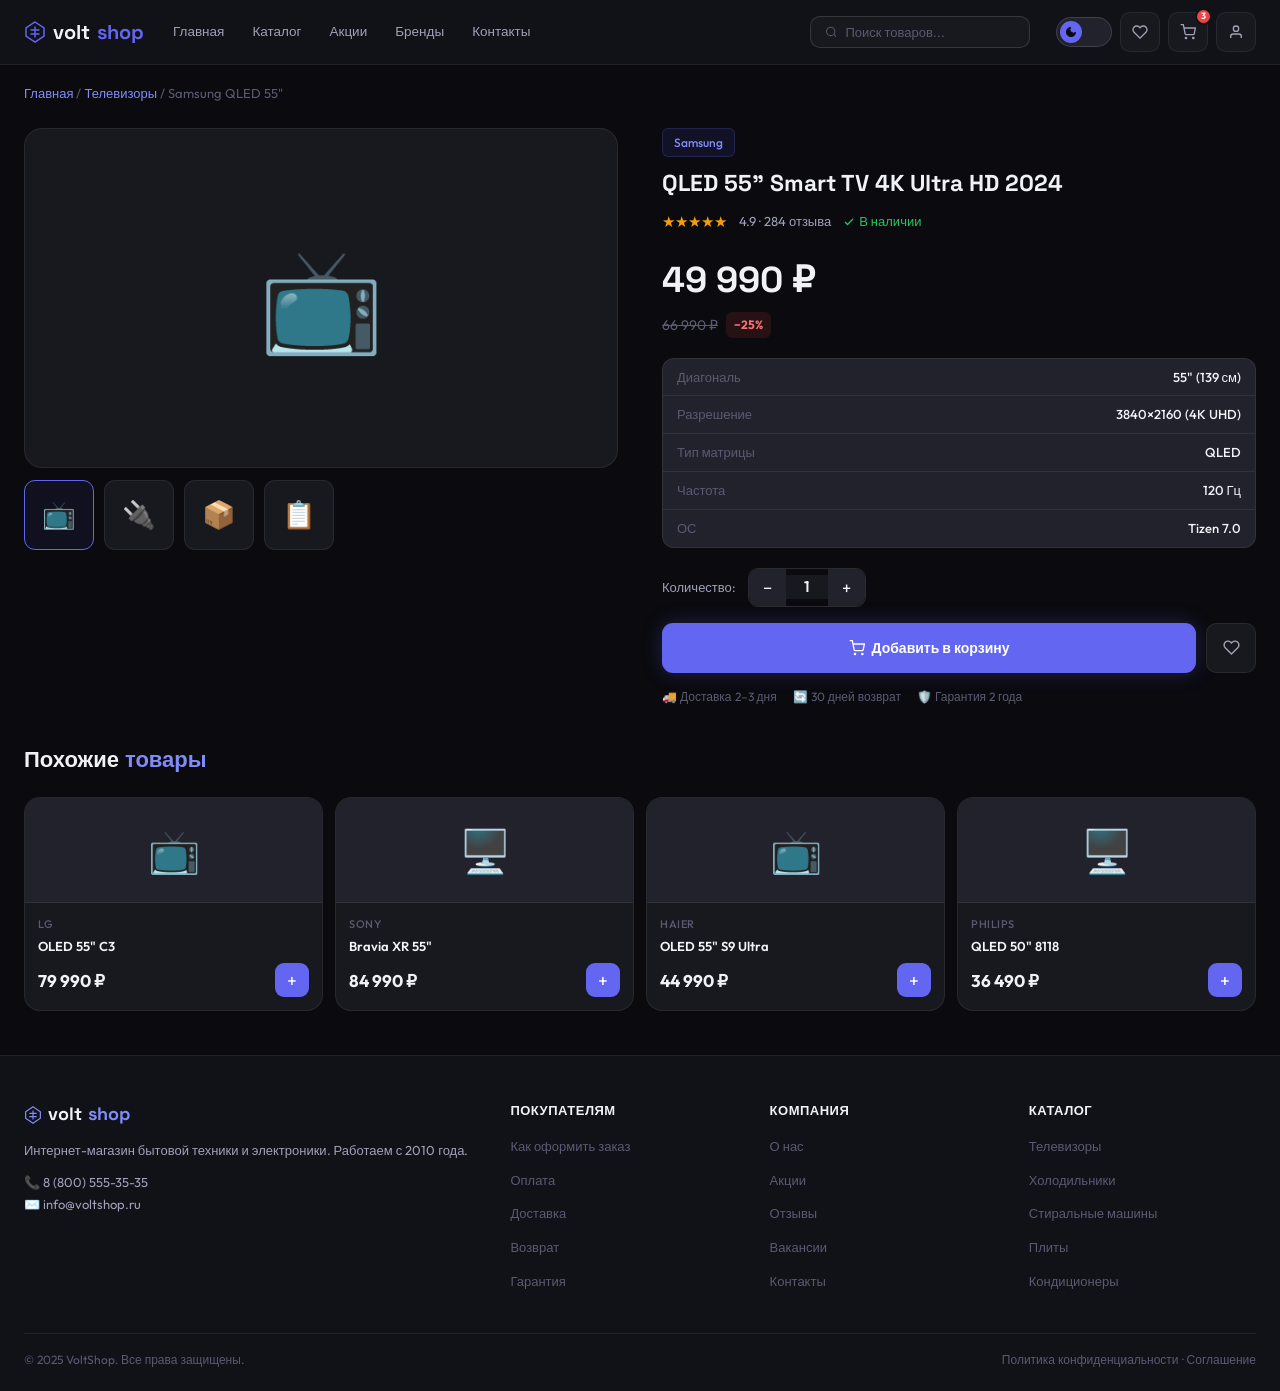
<file: product.html>
<!doctype html>
<html lang="ru" data-theme="dark">
  <head>
    <meta charset="UTF-8" />
    <meta name="viewport" content="width=device-width, initial-scale=1.0" />
    <meta
      name="description"
      content="Samsung QLED 55 Smart TV 4K — купить в VoltShop"
    />
    <link rel="icon" href="icons/icon_v3_256.png" />
    <title>Samsung QLED 55" — VoltShop</title>
    <link href="css/fonts.css" rel="stylesheet" />
    <link rel="stylesheet" href="css/style.css" />
    <link rel="stylesheet" href="css/product.css" />
  </head>
  <body>
    <!-- ========== ШАПКА ========== -->
    <header class="site-header" role="banner">
      <div class="container">
        <div class="header-inner">
          <a href="index.html" class="logo">
            <svg
              width="22"
              height="22"
              viewBox="0 0 22 22"
              fill="none"
              aria-hidden="true"
            >
              <polygon
                points="11,1 20,7 20,15 11,21 2,15 2,7"
                fill="none"
                stroke="var(--accent)"
                stroke-width="1.5"
              />
              <path
                d="M11 6 L11 16 M7 9 L15 9 M7 13 L15 13"
                stroke="var(--accent)"
                stroke-width="1.4"
                stroke-linecap="round"
              />
            </svg>
            volt<em>shop</em>
          </a>

          <nav class="main-nav" aria-label="Главное меню">
            <a href="index.html">Главная</a>
            <a href="catalog.html" class="active">Каталог</a>
            <a href="catalog.html">Акции</a>
            <a href="catalog.html">Бренды</a>
            <a href="index.html">Контакты</a>
          </nav>

          <form class="search-form" role="search" onsubmit="return false;">
            <svg
              width="14"
              height="14"
              viewBox="0 0 24 24"
              fill="none"
              stroke="var(--text-3)"
              stroke-width="2"
              aria-hidden="true"
            >
              <circle cx="11" cy="11" r="8" />
              <path d="m21 21-4.35-4.35" />
            </svg>
            <input
              type="search"
              placeholder="Поиск товаров..."
              aria-label="Поиск"
            />
          </form>

          <div class="header-actions">
            <button
              class="theme-toggle"
              onclick="toggleTheme()"
              aria-label="Переключить тему"
            >
              <div class="knob">
                <svg
                  id="icon-moon"
                  width="12"
                  height="12"
                  viewBox="0 0 24 24"
                  fill="var(--bg-0)"
                  stroke="var(--bg-0)"
                  stroke-width="2"
                >
                  <path d="M21 12.79A9 9 0 1 1 11.21 3 7 7 0 0 0 21 12.79z" />
                </svg>
                <svg
                  id="icon-sun"
                  width="12"
                  height="12"
                  viewBox="0 0 24 24"
                  fill="none"
                  stroke="var(--bg-0)"
                  stroke-width="2"
                  style="display: none"
                >
                  <circle cx="12" cy="12" r="5" />
                  <line x1="12" y1="1" x2="12" y2="3" />
                  <line x1="12" y1="21" x2="12" y2="23" />
                  <line x1="4.22" y1="4.22" x2="5.64" y2="5.64" />
                  <line x1="18.36" y1="18.36" x2="19.78" y2="19.78" />
                  <line x1="1" y1="12" x2="3" y2="12" />
                  <line x1="21" y1="12" x2="23" y2="12" />
                </svg>
              </div>
            </button>
            <a href="#" class="icon-btn" aria-label="Избранное">
              <svg
                width="16"
                height="16"
                viewBox="0 0 24 24"
                fill="none"
                stroke="var(--text-2)"
                stroke-width="2"
              >
                <path
                  d="M20.84 4.61a5.5 5.5 0 0 0-7.78 0L12 5.67l-1.06-1.06a5.5 5.5 0 0 0-7.78 7.78l1.06 1.06L12 21.23l7.78-7.78 1.06-1.06a5.5 5.5 0 0 0 0-7.78z"
                />
              </svg>
            </a>
            <a href="cart.html" class="icon-btn" aria-label="Корзина">
              <svg
                width="16"
                height="16"
                viewBox="0 0 24 24"
                fill="none"
                stroke="var(--text-2)"
                stroke-width="2"
              >
                <circle cx="9" cy="21" r="1" />
                <circle cx="20" cy="21" r="1" />
                <path
                  d="M1 1h4l2.68 13.39a2 2 0 0 0 2 1.61h9.72a2 2 0 0 0 2-1.61L23 6H6"
                />
              </svg>
              <span class="cart-badge">3</span>
            </a>
            <a href="#" class="icon-btn" aria-label="Профиль">
              <svg
                width="16"
                height="16"
                viewBox="0 0 24 24"
                fill="none"
                stroke="var(--text-2)"
                stroke-width="2"
              >
                <path d="M20 21v-2a4 4 0 0 0-4-4H8a4 4 0 0 0-4 4v2" />
                <circle cx="12" cy="7" r="4" />
              </svg>
            </a>
          </div>
        </div>
      </div>
    </header>

    <!-- ========== КАРТОЧКА ТОВАРА ========== -->
    <main role="main">
      <div class="container">
        <!-- Хлебные крошки -->
        <nav class="breadcrumbs" aria-label="Путь">
          <a href="index.html">Главная</a>
          <span> / </span>
          <a href="catalog.html">Телевизоры</a>
          <span> / </span>
          <span aria-current="page">Samsung QLED 55"</span>
        </nav>

        <!-- Основной блок товара -->
        <div class="product-detail">
          <!-- Галерея -->
          <div class="gallery">
            <figure
              class="main-img"
              id="main-img"
              aria-label="Фотография товара"
            >
              📺
            </figure>
            <div class="thumbs" role="list">
              <div
                class="thumb active"
                onclick="selectThumb(this, '📺')"
                role="listitem"
                tabindex="0"
                aria-label="Фото 1"
              >
                📺
              </div>
              <div
                class="thumb"
                onclick="selectThumb(this, '🔌')"
                role="listitem"
                tabindex="0"
                aria-label="Фото 2"
              >
                🔌
              </div>
              <div
                class="thumb"
                onclick="selectThumb(this, '📦')"
                role="listitem"
                tabindex="0"
                aria-label="Фото 3"
              >
                📦
              </div>
              <div
                class="thumb"
                onclick="selectThumb(this, '📋')"
                role="listitem"
                tabindex="0"
                aria-label="Фото 4"
              >
                📋
              </div>
            </div>
          </div>

          <!-- Информация -->
          <article class="prod-info">
            <span class="brand-tag">Samsung</span>
            <h1>QLED 55" Smart TV 4K Ultra HD 2024</h1>

            <div class="rating-row">
              <span
                class="stars"
                style="font-size: 15px"
                aria-label="Рейтинг 4.9"
                >★★★★★</span
              >
              <span>4.9 · 284 отзыва</span>
              <span class="in-stock">
                <svg
                  width="12"
                  height="12"
                  viewBox="0 0 24 24"
                  fill="none"
                  stroke="var(--green)"
                  stroke-width="2.5"
                  aria-hidden="true"
                >
                  <polyline points="20 6 9 17 4 12" />
                </svg>
                В наличии
              </span>
            </div>

            <div class="price-block">
              <div class="current-price">49 990 ₽</div>
              <div class="old-price-row">
                <span class="old-price">66 990 ₽</span>
                <span class="discount-chip">−25%</span>
              </div>
            </div>

            <!-- Характеристики -->
            <div
              class="specs-table"
              role="table"
              aria-label="Основные характеристики"
            >
              <div class="spec-row" role="row">
                <span class="spec-k" role="rowheader">Диагональ</span
                ><span class="spec-v" role="cell">55" (139 см)</span>
              </div>
              <div class="spec-row" role="row">
                <span class="spec-k" role="rowheader">Разрешение</span
                ><span class="spec-v" role="cell">3840×2160 (4K UHD)</span>
              </div>
              <div class="spec-row" role="row">
                <span class="spec-k" role="rowheader">Тип матрицы</span
                ><span class="spec-v" role="cell">QLED</span>
              </div>
              <div class="spec-row" role="row">
                <span class="spec-k" role="rowheader">Частота</span
                ><span class="spec-v" role="cell">120 Гц</span>
              </div>
              <div class="spec-row" role="row">
                <span class="spec-k" role="rowheader">ОС</span
                ><span class="spec-v" role="cell">Tizen 7.0</span>
              </div>
            </div>

            <!-- Количество -->
            <div class="qty-row">
              <span class="qty-label">Количество:</span>
              <div class="qty-ctrl" role="group" aria-label="Выбор количества">
                <button onclick="changeQty(-1)" aria-label="Уменьшить">
                  −
                </button>
                <span id="product-qty" aria-live="polite">1</span>
                <button onclick="changeQty(1)" aria-label="Увеличить">+</button>
              </div>
            </div>

            <!-- Кнопки действий -->
            <div class="action-row">
              <a href="cart.html" class="btn-primary btn-big">
                <svg
                  width="16"
                  height="16"
                  viewBox="0 0 24 24"
                  fill="none"
                  stroke="#fff"
                  stroke-width="2"
                  aria-hidden="true"
                >
                  <circle cx="9" cy="21" r="1" />
                  <circle cx="20" cy="21" r="1" />
                  <path
                    d="M1 1h4l2.68 13.39a2 2 0 0 0 2 1.61h9.72a2 2 0 0 0 2-1.61L23 6H6"
                  />
                </svg>
                Добавить в корзину
              </a>
              <button class="icon-btn fav-btn" aria-label="В избранное">
                <svg
                  width="17"
                  height="17"
                  viewBox="0 0 24 24"
                  fill="none"
                  stroke="var(--text-2)"
                  stroke-width="2"
                >
                  <path
                    d="M20.84 4.61a5.5 5.5 0 0 0-7.78 0L12 5.67l-1.06-1.06a5.5 5.5 0 0 0-7.78 7.78l1.06 1.06L12 21.23l7.78-7.78 1.06-1.06a5.5 5.5 0 0 0 0-7.78z"
                  />
                </svg>
              </button>
            </div>

            <div class="prod-meta">
              <span>🚚 Доставка 2–3 дня</span>
              <span>🔄 30 дней возврат</span>
              <span>🛡️ Гарантия 2 года</span>
            </div>
          </article>
        </div>

        <!-- Похожие товары -->
        <section class="similar-section" aria-labelledby="similar-title">
          <h2 class="section-title" id="similar-title">
            Похожие <em>товары</em>
          </h2>
          <div class="similar-grid">
            <a href="product.html" class="product-card"
              ><div class="product-image xs">📺</div>
              <div class="product-body">
                <div class="product-brand">LG</div>
                <h3 class="product-name">OLED 55" C3</h3>
                <div class="product-footer" style="margin-top: 8px">
                  <div class="product-price">79 990 ₽</div>
                  <button
                    class="add-to-cart-btn"
                    onclick="event.preventDefault()"
                  >
                    +
                  </button>
                </div>
              </div></a
            >
            <a href="product.html" class="product-card"
              ><div class="product-image xs">🖥️</div>
              <div class="product-body">
                <div class="product-brand">Sony</div>
                <h3 class="product-name">Bravia XR 55"</h3>
                <div class="product-footer" style="margin-top: 8px">
                  <div class="product-price">84 990 ₽</div>
                  <button
                    class="add-to-cart-btn"
                    onclick="event.preventDefault()"
                  >
                    +
                  </button>
                </div>
              </div></a
            >
            <a href="product.html" class="product-card"
              ><div class="product-image xs">📺</div>
              <div class="product-body">
                <div class="product-brand">Haier</div>
                <h3 class="product-name">OLED 55" S9 Ultra</h3>
                <div class="product-footer" style="margin-top: 8px">
                  <div class="product-price">44 990 ₽</div>
                  <button
                    class="add-to-cart-btn"
                    onclick="event.preventDefault()"
                  >
                    +
                  </button>
                </div>
              </div></a
            >
            <a href="product.html" class="product-card"
              ><div class="product-image xs">🖥️</div>
              <div class="product-body">
                <div class="product-brand">Philips</div>
                <h3 class="product-name">QLED 50" 8118</h3>
                <div class="product-footer" style="margin-top: 8px">
                  <div class="product-price">36 490 ₽</div>
                  <button
                    class="add-to-cart-btn"
                    onclick="event.preventDefault()"
                  >
                    +
                  </button>
                </div>
              </div></a
            >
          </div>
        </section>
      </div>
    </main>

    <!-- ========== ПОДВАЛ ========== -->
    <footer class="site-footer" role="contentinfo">
      <div class="container">
        <div class="footer-grid">
          <div>
            <a href="index.html" class="footer-logo">
              <svg
                width="18"
                height="18"
                viewBox="0 0 22 22"
                fill="none"
                aria-hidden="true"
              >
                <polygon
                  points="11,1 20,7 20,15 11,21 2,15 2,7"
                  fill="none"
                  stroke="var(--accent-2)"
                  stroke-width="1.5"
                />
                <path
                  d="M11 6 L11 16 M7 9 L15 9 M7 13 L15 13"
                  stroke="var(--accent-2)"
                  stroke-width="1.4"
                  stroke-linecap="round"
                />
              </svg>
              volt<em>shop</em>
            </a>
            <p>
              Интернет-магазин бытовой техники и электроники. Работаем с 2010
              года.
            </p>
            <p style="margin-top: 10px">
              📞 8 (800) 555-35-35<br />✉️ info@voltshop.ru
            </p>
          </div>
          <div>
            <h4>Покупателям</h4>
            <ul>
              <li><a href="#">Как оформить заказ</a></li>
              <li><a href="#">Оплата</a></li>
              <li><a href="#">Доставка</a></li>
              <li><a href="#">Возврат</a></li>
              <li><a href="#">Гарантия</a></li>
            </ul>
          </div>
          <div>
            <h4>Компания</h4>
            <ul>
              <li><a href="#">О нас</a></li>
              <li><a href="#">Акции</a></li>
              <li><a href="#">Отзывы</a></li>
              <li><a href="#">Вакансии</a></li>
              <li><a href="#">Контакты</a></li>
            </ul>
          </div>
          <div>
            <h4>Каталог</h4>
            <ul>
              <li><a href="catalog.html">Телевизоры</a></li>
              <li><a href="catalog.html">Холодильники</a></li>
              <li><a href="catalog.html">Стиральные машины</a></li>
              <li><a href="catalog.html">Плиты</a></li>
              <li><a href="catalog.html">Кондиционеры</a></li>
            </ul>
          </div>
        </div>
        <div class="footer-bottom">
          <span>© 2025 VoltShop. Все права защищены.</span>
          <span
            ><a href="#">Политика конфиденциальности</a> ·
            <a href="#">Соглашение</a></span
          >
        </div>
      </div>
    </footer>

    <script src="js/main.js"></script>
  </body>
</html>
</file>
<file: css/fonts.css>
/* Подключаем шрифт Outfit (начертания: 400, 500, 600, 700) */
@font-face {
    font-family: 'Outfit';
    src: url('../fonts/outfit-v15-latin-regular.woff2') format('woff2');
    font-weight: 400;
    font-style: normal;
    font-display: swap;
    /* Рекомендуется для улучшения производительности */
}

@font-face {
    font-family: 'Outfit';
    src: url('../fonts/outfit-v15-latin-500.woff2') format('woff2');
    font-weight: 500;
    font-style: normal;
    font-display: swap;
}

@font-face {
    font-family: 'Outfit';
    src: url('../fonts/outfit-v15-latin-600.woff2') format('woff2');
    font-weight: 600;
    font-style: normal;
    font-display: swap;
}

@font-face {
    font-family: 'Outfit';
    src: url('../fonts/outfit-v15-latin-700.woff2') format('woff2');
    font-weight: 700;
    font-style: normal;
    font-display: swap;
}

/* Подключаем шрифт Space Grotesk (начертания: 500, 700) */
@font-face {
    font-family: 'Space Grotesk';
    src: url('../fonts/space-grotesk-v22-latin-regular.woff2') format('woff2');
    font-weight: 500;
    font-style: normal;
    font-display: swap;
}

@font-face {
    font-family: 'Space Grotesk';
    src: url('../fonts/space-grotesk-v22-latin-700.woff2') format('woff2');
    font-weight: 700;
    font-style: normal;
    font-display: swap;
}
</file>
<file: css/style.css>
/* ================================================
   VoltShop — Главный файл стилей
   Структура:
   1. CSS-переменные (темы)
   2. Сброс и базовые стили
   3. Шапка и навигация
   4. Переключатель темы
   5. Компонент: карточка товара
   6. Подвал
   7. Адаптивность
   ================================================ */

/* ------------------------------------------------
   1. CSS-переменные — тёмная / светлая тема
   ------------------------------------------------ */
:root,
[data-theme="dark"] {
  --bg-0: #0a0a0f;
  --bg-1: #111118;
  --bg-2: #18181f;
  --bg-3: #22222c;
  --accent: #6366f1;
  --accent-2: #818cf8;
  --accent-glow: rgba(99, 102, 241, 0.25);
  --gold: #f59e0b;
  --green: #22c55e;
  --red: #ef4444;
  --text-1: #f1f1f8;
  --text-2: #a0a0b8;
  --text-3: #5a5a72;
  --border: rgba(255, 255, 255, 0.07);
  --border-2: rgba(255, 255, 255, 0.13);
  --shadow: 0 12px 40px rgba(0, 0, 0, 0.5);
  --hero-glow: radial-gradient(ellipse, rgba(99, 102, 241, 0.13) 0%, transparent 70%);
}

[data-theme="light"] {
  --bg-0: #f0f2f8;
  --bg-1: #ffffff;
  --bg-2: #f8f9fc;
  --bg-3: #eef0f6;
  --accent: #4f46e5;
  --accent-2: #6366f1;
  --accent-glow: rgba(79, 70, 229, 0.2);
  --gold: #d97706;
  --green: #16a34a;
  --red: #dc2626;
  --text-1: #0f0f1a;
  --text-2: #4b5563;
  --text-3: #9ca3af;
  --border: rgba(0, 0, 0, 0.07);
  --border-2: rgba(0, 0, 0, 0.13);
  --shadow: 0 12px 40px rgba(79, 70, 229, 0.12);
  --hero-glow: radial-gradient(ellipse, rgba(99, 102, 241, 0.07) 0%, transparent 70%);
}

/* ------------------------------------------------
   2. Сброс и базовые стили
   ------------------------------------------------ */
*, *::before, *::after {
  box-sizing: border-box;
  margin: 0;
  padding: 0;
}

html {
  scroll-behavior: smooth;
}

body {
  font-family: 'Outfit', sans-serif;
  background-color: var(--bg-0);
  color: var(--text-1);
  line-height: 1.6;
  transition: background-color 0.25s, color 0.25s;
  min-height: 100vh;
}

a {
  text-decoration: none;
  color: inherit;
}

button {
  font-family: inherit;
  cursor: pointer;
}

img {
  max-width: 100%;
  display: block;
}

ul {
  list-style: none;
}

::-webkit-scrollbar {
  width: 5px;
}

::-webkit-scrollbar-track {
  background: var(--bg-1);
}

::-webkit-scrollbar-thumb {
  background: var(--bg-3);
  border-radius: 4px;
}

.container {
  max-width: 1280px;
  margin: 0 auto;
  padding: 0 24px;
}

.section-title {
  font-family: 'Space Grotesk', sans-serif;
  font-size: 22px;
  font-weight: 700;
  margin-bottom: 20px;
  color: var(--text-1);
}

.section-title em {
  color: var(--accent-2);
  font-style: normal;
}

/* ------------------------------------------------
   3. Шапка и навигация
   ------------------------------------------------ */
.site-header {
  background-color: var(--bg-1);
  border-bottom: 1px solid var(--border);
  position: sticky;
  top: 0;
  z-index: 200;
  transition: background-color 0.25s;
}

.header-inner {
  display: flex;
  align-items: center;
  gap: 16px;
  height: 64px;
}

/* Логотип */
.logo {
  font-family: 'Space Grotesk', sans-serif;
  font-size: 20px;
  font-weight: 700;
  color: var(--text-1);
  display: flex;
  align-items: center;
  gap: 7px;
  white-space: nowrap;
  text-decoration: none;
}

.logo em {
  color: var(--accent);
  font-style: normal;
}

.logo:hover {
  opacity: 0.85;
}

/* Основное меню */
.main-nav {
  display: flex;
  gap: 2px;
}

.main-nav a {
  font-size: 13.5px;
  color: var(--text-2);
  padding: 7px 13px;
  border-radius: 8px;
  text-decoration: none;
  transition: color 0.15s, background-color 0.15s;
}

.main-nav a:hover {
  color: var(--text-1);
  background-color: var(--bg-2);
}

.main-nav a.active {
  color: var(--accent-2);
  background-color: rgba(99, 102, 241, 0.1);
}

/* Строка поиска */
.search-form {
  display: flex;
  align-items: center;
  gap: 8px;
  background: var(--bg-2);
  border: 1px solid var(--border-2);
  border-radius: 10px;
  padding: 7px 14px;
  width: 220px;
  margin-left: auto;
  transition: border-color 0.15s;
}

.search-form:focus-within {
  border-color: var(--accent);
}

.search-form input {
  border: none;
  background: transparent;
  font-size: 13px;
  color: var(--text-1);
  outline: none;
  width: 100%;
  font-family: 'Outfit', sans-serif;
}

.search-form input::placeholder {
  color: var(--text-3);
}

/* Иконки в шапке */
.header-actions {
  display: flex;
  align-items: center;
  gap: 8px;
  margin-left: 10px;
}

.icon-btn {
  width: 40px;
  height: 40px;
  display: flex;
  align-items: center;
  justify-content: center;
  border-radius: 10px;
  border: 1px solid var(--border);
  background: var(--bg-2);
  cursor: pointer;
  position: relative;
  transition: border-color 0.15s, background-color 0.15s;
  flex-shrink: 0;
  text-decoration: none;
  color: var(--text-2);
}

.icon-btn:hover {
  border-color: var(--accent);
  background-color: rgba(99, 102, 241, 0.1);
}

.cart-badge {
  position: absolute;
  top: -5px;
  right: -5px;
  background: var(--red);
  color: #fff;
  font-size: 9px;
  font-weight: 700;
  border-radius: 99px;
  width: 17px;
  height: 17px;
  display: flex;
  align-items: center;
  justify-content: center;
  border: 2px solid var(--bg-1);
}

/* ------------------------------------------------
   4. Переключатель темы
   ------------------------------------------------ */
.theme-toggle {
  width: 56px;
  height: 30px;
  border-radius: 99px;
  border: 1px solid var(--border-2);
  background: var(--bg-3);
  cursor: pointer;
  position: relative;
  transition: background 0.25s;
  flex-shrink: 0;
}

.theme-toggle .knob {
  position: absolute;
  top: 3px;
  left: 3px;
  width: 22px;
  height: 22px;
  border-radius: 50%;
  background: var(--accent);
  transition: left 0.25s;
  display: flex;
  align-items: center;
  justify-content: center;
}

[data-theme="light"] .theme-toggle .knob {
  left: 29px;
}

/* ------------------------------------------------
   5. Компонент: карточка товара
   ------------------------------------------------ */
.product-card {
  background: var(--bg-2);
  border: 1px solid var(--border);
  border-radius: 16px;
  overflow: hidden;
  cursor: pointer;
  transition: border-color 0.22s, transform 0.22s, box-shadow 0.22s;
  position: relative;
  text-decoration: none;
  display: block;
  color: inherit;
}

.product-card:hover {
  border-color: rgba(99, 102, 241, 0.35);
  transform: translateY(-4px);
  box-shadow: var(--shadow);
}

.product-image {
  height: 158px;
  background: var(--bg-3);
  display: flex;
  align-items: center;
  justify-content: center;
  font-size: 60px;
  border-bottom: 1px solid var(--border);
  position: relative;
}

.product-image.sm {
  height: 125px;
  font-size: 50px;
}

.product-image.xs {
  height: 105px;
  font-size: 42px;
}

.product-badge {
  position: absolute;
  top: 10px;
  left: 10px;
  font-size: 10px;
  font-weight: 700;
  padding: 3px 8px;
  border-radius: 6px;
}

.badge-new {
  background: rgba(34, 197, 94, 0.15);
  color: #4ade80;
}

.badge-sale {
  background: rgba(239, 68, 68, 0.15);
  color: #f87171;
}

.badge-hit {
  background: rgba(245, 158, 11, 0.15);
  color: #fbbf24;
}

.product-fav {
  position: absolute;
  top: 10px;
  right: 10px;
  width: 30px;
  height: 30px;
  background: var(--bg-2);
  border: 1px solid var(--border);
  border-radius: 8px;
  display: flex;
  align-items: center;
  justify-content: center;
  transition: border-color 0.15s;
}

.product-fav:hover {
  border-color: var(--red);
}

.product-body {
  padding: 13px;
}

.product-brand {
  font-size: 11px;
  color: var(--text-3);
  font-weight: 500;
  text-transform: uppercase;
  letter-spacing: 0.5px;
}

.product-name {
  font-size: 13px;
  font-weight: 600;
  margin: 4px 0 7px;
  line-height: 1.35;
  color: var(--text-1);
}

.product-rating {
  display: flex;
  align-items: center;
  gap: 5px;
  margin-bottom: 10px;
}

.stars {
  color: var(--gold);
  font-size: 12px;
}

.rating-count {
  font-size: 11px;
  color: var(--text-3);
}

.product-footer {
  display: flex;
  align-items: center;
  justify-content: space-between;
}

.product-price {
  font-size: 17px;
  font-weight: 700;
  color: var(--text-1);
}

.product-old-price {
  font-size: 11px;
  color: var(--text-3);
  text-decoration: line-through;
}

.add-to-cart-btn {
  width: 34px;
  height: 34px;
  background: var(--accent);
  color: #fff;
  border: none;
  border-radius: 9px;
  font-size: 18px;
  cursor: pointer;
  display: flex;
  align-items: center;
  justify-content: center;
  transition: filter 0.15s, box-shadow 0.15s;
  flex-shrink: 0;
}

.add-to-cart-btn:hover {
  filter: brightness(1.15);
  box-shadow: 0 0 14px var(--accent-glow);
}

/* ------------------------------------------------
   6. Кнопки
   ------------------------------------------------ */
.btn-primary {
  background: var(--accent);
  color: #fff;
  font-size: 14px;
  font-weight: 600;
  padding: 12px 24px;
  border-radius: 11px;
  border: none;
  cursor: pointer;
  transition: filter 0.2s;
  box-shadow: 0 0 20px var(--accent-glow);
  display: inline-flex;
  align-items: center;
  gap: 7px;
  text-decoration: none;
}

.btn-primary:hover {
  filter: brightness(1.1);
}

.btn-secondary {
  background: var(--bg-2);
  color: var(--text-1);
  font-size: 14px;
  font-weight: 500;
  padding: 12px 24px;
  border-radius: 11px;
  border: 1px solid var(--border-2);
  cursor: pointer;
  transition: border-color 0.15s, color 0.15s;
  display: inline-flex;
  align-items: center;
  gap: 7px;
  text-decoration: none;
}

.btn-secondary:hover {
  border-color: var(--accent);
  color: var(--accent-2);
}

/* ------------------------------------------------
   7. Подвал
   ------------------------------------------------ */
.site-footer {
  background: var(--bg-1);
  border-top: 1px solid var(--border);
  padding: 44px 0 22px;
  margin-top: 24px;
  transition: background-color 0.25s;
}

.footer-grid {
  display: grid;
  grid-template-columns: 2fr 1fr 1fr 1fr;
  gap: 32px;
  padding-bottom: 32px;
  border-bottom: 1px solid var(--border);
}

.footer-logo {
  font-family: 'Space Grotesk', sans-serif;
  font-size: 18px;
  font-weight: 700;
  color: var(--text-1);
  margin-bottom: 10px;
  display: flex;
  align-items: center;
  gap: 6px;
  text-decoration: none;
}

.footer-logo em {
  color: var(--accent-2);
  font-style: normal;
}

.site-footer p {
  font-size: 13px;
  color: var(--text-2);
  line-height: 1.7;
}

.site-footer h4 {
  font-size: 13px;
  font-weight: 600;
  color: var(--text-1);
  margin-bottom: 12px;
  text-transform: uppercase;
  letter-spacing: 0.5px;
}

.site-footer ul li {
  margin-bottom: 8px;
}

.site-footer ul li a {
  font-size: 13px;
  color: var(--text-3);
  text-decoration: none;
  transition: color 0.12s;
}

.site-footer ul li a:hover {
  color: var(--accent-2);
}

.footer-bottom {
  padding-top: 16px;
  display: flex;
  justify-content: space-between;
  font-size: 12px;
  color: var(--text-3);
}

.footer-bottom a {
  color: var(--text-3);
  text-decoration: none;
}

.footer-bottom a:hover {
  color: var(--accent-2);
}

/* ------------------------------------------------
   8. Адаптивность
   ------------------------------------------------ */
@media (max-width: 1024px) {
  .footer-grid {
    grid-template-columns: 1fr 1fr;
    gap: 24px;
  }
}

@media (max-width: 768px) {
  .main-nav {
    display: none;
  }

  .search-form {
    display: none;
  }

  .container {
    padding: 0 16px;
  }
}
</file>
<file: css/home.css>
/* ================================================
   VoltShop — Стили главной страницы (home.css)
   ================================================ */

/* Герой */
.hero {
  padding: 64px 0 56px;
  position: relative;
  overflow: hidden;
}
.hero::before {
  content: '';
  position: absolute;
  top: -40%;
  left: 50%;
  transform: translateX(-50%);
  width: 700px;
  height: 500px;
  background: var(--hero-glow);
  pointer-events: none;
}

.hero-grid {
  display: grid;
  grid-template-columns: 1fr 1fr;
  gap: 44px;
  align-items: center;
  position: relative;
}

.hero-eyebrow {
  display: inline-flex;
  align-items: center;
  gap: 6px;
  background: rgba(99,102,241,0.1);
  border: 1px solid rgba(99,102,241,0.25);
  color: var(--accent-2);
  font-size: 12px;
  font-weight: 500;
  padding: 5px 12px;
  border-radius: 99px;
  margin-bottom: 16px;
}

.hero h1 {
  font-family: 'Space Grotesk', sans-serif;
  font-size: 48px;
  font-weight: 700;
  line-height: 1.08;
  letter-spacing: -0.8px;
  margin-bottom: 16px;
  color: var(--text-1);
}
.hero h1 strong { color: var(--accent-2); }

.hero p {
  font-size: 15.5px;
  color: var(--text-2);
  line-height: 1.75;
  margin-bottom: 28px;
  max-width: 400px;
}

.hero-btns { display: flex; gap: 10px; }

/* Карточки товаров в герое */
.hero-cards { display: flex; flex-direction: column; gap: 10px; }

.hero-card {
  background: var(--bg-2);
  border: 1px solid var(--border-2);
  border-radius: 14px;
  padding: 13px 16px;
  display: flex;
  align-items: center;
  gap: 13px;
  text-decoration: none;
  color: inherit;
  transition: border-color 0.2s, transform 0.2s;
}
.hero-card:hover { border-color: rgba(99,102,241,0.45); transform: translateX(4px); }

.hero-card-icon {
  width: 48px;
  height: 48px;
  background: rgba(99,102,241,0.1);
  border-radius: 11px;
  display: flex;
  align-items: center;
  justify-content: center;
  font-size: 24px;
  flex-shrink: 0;
}
.hero-card-name  { font-size: 13.5px; font-weight: 500; color: var(--text-1); }
.hero-card-price { font-size: 16px; font-weight: 700; color: var(--accent-2); margin-top: 1px; }

.hero-badge {
  margin-left: auto;
  font-size: 11px;
  font-weight: 700;
  padding: 4px 9px;
  border-radius: 7px;
  flex-shrink: 0;
}

/* Статистика */
.stats-section { padding-top: 44px; }
.stats-grid {
  display: grid;
  grid-template-columns: repeat(4, 1fr);
  gap: 12px;
  margin-bottom: 48px;
}
.stat-card {
  background: var(--bg-2);
  border: 1px solid var(--border);
  border-radius: 14px;
  padding: 20px;
  text-align: center;
  transition: transform 0.2s;
}
.stat-card:hover { transform: translateY(-2px); }
.stat-num { font-family: 'Space Grotesk', sans-serif; font-size: 26px; font-weight: 700; color: var(--accent-2); }
.stat-lbl { font-size: 12.5px; color: var(--text-2); margin-top: 4px; }

/* Категории */
.categories-grid {
  display: grid;
  grid-template-columns: repeat(6, 1fr);
  gap: 10px;
  margin-bottom: 48px;
}
.category-card {
  background: var(--bg-2);
  border: 1px solid var(--border);
  border-radius: 14px;
  padding: 16px 10px;
  text-align: center;
  cursor: pointer;
  text-decoration: none;
  color: inherit;
  transition: border-color 0.2s, background-color 0.2s, transform 0.2s;
  display: block;
}
.category-card:hover {
  border-color: rgba(99,102,241,0.4);
  background-color: rgba(99,102,241,0.06);
  transform: translateY(-3px);
}
.cat-icon  { font-size: 28px; margin-bottom: 7px; }
.cat-label { font-size: 12px; font-weight: 500; color: var(--text-1); }
.cat-count { font-size: 11px; color: var(--text-3); margin-top: 2px; }

/* Список товаров */
.section-header {
  display: flex;
  align-items: center;
  justify-content: space-between;
  margin-bottom: 18px;
}
.section-header .section-title { margin-bottom: 0; }
.link-more { font-size: 13px; color: var(--accent-2); text-decoration: none; }
.link-more:hover { text-decoration: underline; }

.products-grid {
  display: grid;
  grid-template-columns: repeat(4, 1fr);
  gap: 13px;
  margin-bottom: 48px;
}

/* Промо-баннер */
.promo-banner {
  background: linear-gradient(115deg, rgba(99,102,241,0.18), rgba(139,92,246,0.18));
  border: 1px solid rgba(99,102,241,0.3);
  border-radius: 20px;
  padding: 32px 40px;
  display: flex;
  align-items: center;
  justify-content: space-between;
  margin-bottom: 48px;
  position: relative;
  overflow: hidden;
}
.promo-decor {
  position: absolute;
  top: -30px;
  right: 190px;
  pointer-events: none;
}
.promo-banner h2 {
  font-family: 'Space Grotesk', sans-serif;
  font-size: 26px;
  font-weight: 700;
  color: var(--text-1);
}
.promo-banner p { color: var(--text-2); margin-top: 5px; font-size: 14.5px; }

.countdown { display: flex; gap: 8px; margin-top: 16px; }
.time-block {
  background: var(--bg-3);
  border: 1px solid var(--border-2);
  border-radius: 10px;
  padding: 9px 13px;
  text-align: center;
}
.time-n { font-family: 'Space Grotesk', sans-serif; font-size: 22px; font-weight: 700; color: var(--accent-2); }
.time-l { font-size: 10px; color: var(--text-3); margin-top: 1px; }

.promo-right { text-align: right; }
.promo-emoji { font-size: 72px; line-height: 1; }
.promo-price { font-family: 'Space Grotesk', sans-serif; font-size: 36px; font-weight: 700; color: var(--text-1); }
.promo-price small { font-size: 14px; color: var(--text-3); display: block; text-decoration: line-through; }

/* Бренды */
.brands-list {
  display: flex;
  gap: 9px;
  margin-bottom: 48px;
  flex-wrap: wrap;
}
.brand-item {
  background: var(--bg-2);
  border: 1px solid var(--border);
  border-radius: 11px;
  padding: 13px 22px;
  flex: 1;
  min-width: 85px;
  text-align: center;
  font-size: 13.5px;
  font-weight: 600;
  color: var(--text-2);
  text-decoration: none;
  transition: border-color 0.15s, color 0.15s;
}
.brand-item:hover { border-color: var(--accent); color: var(--accent-2); }

/* Адаптивность главной */
@media (max-width: 1024px) {
  .products-grid { grid-template-columns: repeat(3, 1fr); }
  .categories-grid { grid-template-columns: repeat(3, 1fr); }
  .stats-grid { grid-template-columns: repeat(2, 1fr); }
}
@media (max-width: 768px) {
  .hero-grid { grid-template-columns: 1fr; }
  .hero-cards { display: none; }
  .hero h1 { font-size: 32px; }
  .products-grid { grid-template-columns: repeat(2, 1fr); }
  .promo-banner { flex-direction: column; gap: 20px; }
  .promo-right { text-align: left; }
  .promo-decor { display: none; }
}
@media (max-width: 480px) {
  .hero h1 { font-size: 26px; }
  .hero-btns { flex-direction: column; }
  .products-grid { grid-template-columns: 1fr; }
  .categories-grid { grid-template-columns: repeat(2, 1fr); }
}
</file>
<file: css/cart.css>
/* ================================================
   VoltShop — Стили страницы корзины (cart.css)
   ================================================ */

.cart-heading {
  font-family: 'Space Grotesk', sans-serif;
  font-size: 24px;
  font-weight: 700;
  padding: 24px 0 20px;
  color: var(--text-1);
}

.cart-count {
  font-size: 14px;
  font-weight: 400;
  color: var(--text-3);
  margin-left: 6px;
}

/* Двухколоночная раскладка */
.cart-layout {
  display: grid;
  grid-template-columns: 1fr 360px;
  gap: 22px;
  padding-bottom: 48px;
  align-items: start;
}

/* Список товаров */
.cart-items {
  display: flex;
  flex-direction: column;
  gap: 10px;
}

.cart-item {
  background: var(--bg-2);
  border: 1px solid var(--border);
  border-radius: 14px;
  padding: 16px;
  display: flex;
  align-items: center;
  gap: 15px;
  transition: border-color 0.15s;
}

.cart-item:hover {
  border-color: var(--border-2);
}

.ci-img {
  width: 80px;
  height: 80px;
  background: var(--bg-3);
  border-radius: 10px;
  display: flex;
  align-items: center;
  justify-content: center;
  font-size: 36px;
  flex-shrink: 0;
  text-decoration: none;
  transition: opacity 0.15s;
}

.ci-img:hover {
  opacity: 0.8;
}

.ci-info {
  flex: 1;
  min-width: 0;
}

.ci-brand {
  font-size: 11px;
  color: var(--text-3);
  text-transform: uppercase;
  letter-spacing: 0.4px;
}

.ci-name {
  font-size: 14px;
  font-weight: 600;
  margin: 3px 0 4px;
  color: var(--text-1);
  text-decoration: none;
  display: block;
  white-space: nowrap;
  overflow: hidden;
  text-overflow: ellipsis;
  transition: color 0.15s;
}

.ci-name:hover {
  color: var(--accent-2);
}

.ci-attr {
  font-size: 12px;
  color: var(--text-3);
}

/* Счётчик количества */
.ci-qty {
  display: flex;
  align-items: center;
  border: 1px solid var(--border-2);
  border-radius: 9px;
  overflow: hidden;
  flex-shrink: 0;
}

.ci-qty button {
  width: 32px;
  height: 32px;
  border: none;
  background: var(--bg-3);
  color: var(--text-1);
  font-size: 16px;
  cursor: pointer;
  transition: background-color 0.12s, color 0.12s;
}

.ci-qty button:hover {
  background: var(--bg-2);
  color: var(--accent-2);
}

.ci-qty span {
  width: 36px;
  text-align: center;
  font-weight: 600;
  font-size: 14px;
  color: var(--text-1);
  background: var(--bg-2);
}

.ci-price {
  font-size: 16px;
  font-weight: 700;
  color: var(--text-1);
  min-width: 100px;
  text-align: right;
  flex-shrink: 0;
}

.ci-rm {
  background: transparent;
  border: 1px solid var(--border);
  border-radius: 8px;
  width: 30px;
  height: 30px;
  display: flex;
  align-items: center;
  justify-content: center;
  color: var(--text-3);
  cursor: pointer;
  flex-shrink: 0;
  transition: border-color 0.13s, color 0.13s;
}

.ci-rm:hover {
  border-color: var(--red);
  color: var(--red);
}

.continue-link {
  display: inline-block;
  margin-top: 16px;
  font-size: 13.5px;
  color: var(--accent-2);
  text-decoration: none;
  transition: opacity 0.15s;
}

.continue-link:hover {
  opacity: 0.75;
}

/* Сводка заказа */
.order-summary {
  background: var(--bg-2);
  border: 1px solid var(--border);
  border-radius: 16px;
  padding: 22px;
  position: sticky;
  top: 80px;
}

.summary-title {
  font-family: 'Space Grotesk', sans-serif;
  font-size: 17px;
  font-weight: 700;
  margin-bottom: 16px;
  color: var(--text-1);
}

.summary-rows {
  margin-bottom: 4px;
}

.sum-row {
  display: flex;
  justify-content: space-between;
  font-size: 13.5px;
  color: var(--text-2);
  margin-bottom: 12px;
}

.sum-discount {
  color: var(--green);
}

.sum-free {
  color: var(--green);
}

.sum-total {
  display: flex;
  justify-content: space-between;
  align-items: baseline;
  font-size: 15px;
  font-weight: 700;
  color: var(--text-1);
  border-top: 1px solid var(--border);
  padding-top: 14px;
  margin-bottom: 16px;
}

.total-amt {
  color: var(--accent-2);
  font-size: 20px;
}

/* Промокод */
.promo-form {
  display: flex;
  gap: 7px;
  margin-bottom: 16px;
}

.promo-form input {
  flex: 1;
  border: 1px solid var(--border-2);
  border-radius: 9px;
  padding: 9px 11px;
  font-family: 'Outfit', sans-serif;
  font-size: 13px;
  background: var(--bg-3);
  color: var(--text-1);
  outline: none;
  transition: border-color 0.15s;
}

.promo-form input::placeholder {
  color: var(--text-3);
}

.promo-form input:focus {
  border-color: var(--accent);
}

.promo-form button {
  background: var(--bg-3);
  border: 1px solid var(--border-2);
  border-radius: 9px;
  padding: 9px 14px;
  font-size: 13px;
  cursor: pointer;
  color: var(--text-2);
  font-family: 'Outfit', sans-serif;
  transition: border-color 0.13s, color 0.13s;
}

.promo-form button:hover {
  border-color: var(--accent);
  color: var(--accent-2);
}

/* Кнопка оформить */
.checkout-btn {
  width: 100%;
  background: var(--accent);
  color: #fff;
  border: none;
  border-radius: 12px;
  padding: 14px;
  font-family: 'Outfit', sans-serif;
  font-size: 14.5px;
  font-weight: 600;
  cursor: pointer;
  transition: filter 0.15s;
  box-shadow: 0 0 20px var(--accent-glow);
  display: flex;
  align-items: center;
  justify-content: center;
  gap: 8px;
  margin-bottom: 14px;
}

.checkout-btn:hover {
  filter: brightness(1.1);
}

.secure-note {
  display: flex;
  align-items: center;
  justify-content: center;
  gap: 5px;
  font-size: 11.5px;
  color: var(--text-3);
  margin-bottom: 14px;
}

/* Иконки оплаты */
.payment-icons {
  display: flex;
  gap: 8px;
  justify-content: center;
}

/* Адаптивность */
@media (max-width: 1024px) {
  .cart-layout {
    grid-template-columns: 1fr;
  }

  .order-summary {
    position: static;
  }
}

@media (max-width: 480px) {
  .cart-item {
    flex-wrap: wrap;
  }

  .ci-img {
    width: 64px;
    height: 64px;
    font-size: 28px;
  }

  .ci-price {
    min-width: auto;
  }
}
</file>
<file: css/catalog.css>
/* ================================================
   VoltShop — Стили страницы каталога (catalog.css)
   ================================================ */

.breadcrumbs {
  font-size: 13px;
  color: var(--text-3);
  padding: 18px 0 0;
}
.breadcrumbs a { color: var(--accent-2); text-decoration: none; }
.breadcrumbs a:hover { text-decoration: underline; }

.catalog-layout {
  display: grid;
  grid-template-columns: 240px 1fr;
  gap: 22px;
  padding: 20px 0 44px;
}

/* Фильтры */
.filters-box {
  background: var(--bg-2);
  border: 1px solid var(--border);
  border-radius: 16px;
  padding: 20px;
  height: fit-content;
}
.filters-title {
  font-family: 'Space Grotesk', sans-serif;
  font-size: 15px;
  font-weight: 700;
  color: var(--text-1);
  margin-bottom: 18px;
}

.filter-group { margin-bottom: 22px; }
.filter-group h4 {
  font-size: 12px;
  font-weight: 600;
  color: var(--text-2);
  margin-bottom: 11px;
  text-transform: uppercase;
  letter-spacing: 0.5px;
}
.filter-group label {
  display: flex;
  align-items: center;
  gap: 8px;
  font-size: 13px;
  color: var(--text-2);
  margin-bottom: 9px;
  cursor: pointer;
}
.filter-group label:hover { color: var(--text-1); }
.filter-group input[type="checkbox"] { accent-color: var(--accent); width: 15px; height: 15px; }
.filter-group input[type="range"]    { width: 100%; accent-color: var(--accent); margin-top: 4px; }

.fg-count { color: var(--text-3); margin-left: auto; font-size: 11px; }

.price-rng-labels {
  display: flex;
  justify-content: space-between;
  font-size: 11.5px;
  color: var(--text-3);
  margin-top: 6px;
}

.apply-btn {
  width: 100%;
  background: var(--accent);
  color: #fff;
  border: none;
  border-radius: 10px;
  padding: 11px;
  font-family: 'Outfit', sans-serif;
  font-size: 13.5px;
  font-weight: 600;
  cursor: pointer;
  transition: filter 0.15s;
  box-shadow: 0 0 16px var(--accent-glow);
}
.apply-btn:hover { filter: brightness(1.1); }

/* Верхняя панель каталога */
.catalog-top {
  display: flex;
  align-items: center;
  justify-content: space-between;
  margin-bottom: 16px;
}
.catalog-count { font-size: 13px; color: var(--text-2); }
.sort-label {
  display: flex;
  align-items: center;
  gap: 8px;
  font-size: 13px;
  color: var(--text-2);
}
.sort-select {
  font-family: 'Outfit', sans-serif;
  font-size: 13px;
  border: 1px solid var(--border-2);
  border-radius: 9px;
  padding: 7px 13px;
  background: var(--bg-2);
  color: var(--text-1);
  cursor: pointer;
  outline: none;
  transition: border-color 0.15s;
}
.sort-select:focus { border-color: var(--accent); }

/* Сетка товаров */
.catalog-grid {
  display: grid;
  grid-template-columns: repeat(3, 1fr);
  gap: 12px;
}

/* Пагинация */
.pagination {
  display: flex;
  justify-content: center;
  gap: 6px;
  margin-top: 24px;
  padding-bottom: 8px;
}
.pag-btn {
  width: 36px;
  height: 36px;
  border-radius: 9px;
  border: 1px solid var(--border);
  background: var(--bg-2);
  color: var(--text-2);
  font-size: 13px;
  cursor: pointer;
  transition: background-color 0.13s, border-color 0.13s, color 0.13s;
}
.pag-btn:hover,
.pag-btn.active { background: var(--accent); border-color: var(--accent); color: #fff; }

/* Адаптивность */
@media (max-width: 1024px) {
  .catalog-grid { grid-template-columns: repeat(2, 1fr); }
}
@media (max-width: 768px) {
  .catalog-layout { grid-template-columns: 1fr; }
  .filters-box { display: none; }
  .catalog-grid { grid-template-columns: repeat(2, 1fr); }
}
@media (max-width: 480px) {
  .catalog-grid { grid-template-columns: 1fr; }
}
</file>
<file: css/product.css>
/* ================================================
   VoltShop — Стили карточки товара (product.css)
   ================================================ */

.breadcrumbs {
  font-size: 13px;
  color: var(--text-3);
  padding: 18px 0 0;
}
.breadcrumbs a { color: var(--accent-2); text-decoration: none; }
.breadcrumbs a:hover { text-decoration: underline; }

/* Основной двухколоночный блок */
.product-detail {
  display: grid;
  grid-template-columns: 1fr 1fr;
  gap: 44px;
  padding: 24px 0 36px;
}

/* Галерея */
.gallery {}

.main-img {
  background: var(--bg-2);
  border: 1px solid var(--border);
  border-radius: 18px;
  height: 340px;
  display: flex;
  align-items: center;
  justify-content: center;
  font-size: 100px;
  margin-bottom: 12px;
  transition: background-color 0.25s;
  user-select: none;
}

.thumbs { display: flex; gap: 10px; }

.thumb {
  width: 70px;
  height: 70px;
  background: var(--bg-2);
  border: 1px solid var(--border);
  border-radius: 11px;
  display: flex;
  align-items: center;
  justify-content: center;
  font-size: 27px;
  cursor: pointer;
  transition: border-color 0.15s, background-color 0.15s;
  user-select: none;
}
.thumb:hover { border-color: var(--border-2); }
.thumb.active { border-color: var(--accent); background-color: rgba(99,102,241,0.07); }

/* Информация о товаре */
.brand-tag {
  display: inline-block;
  background: rgba(99,102,241,0.1);
  border: 1px solid rgba(99,102,241,0.2);
  color: var(--accent-2);
  font-size: 12px;
  font-weight: 500;
  padding: 4px 11px;
  border-radius: 6px;
  margin-bottom: 12px;
}

.prod-info h1 {
  font-family: 'Space Grotesk', sans-serif;
  font-size: 23px;
  font-weight: 700;
  margin-bottom: 12px;
  line-height: 1.25;
  color: var(--text-1);
}

.rating-row {
  display: flex;
  align-items: center;
  gap: 12px;
  margin-bottom: 18px;
  font-size: 13px;
  color: var(--text-2);
}

.in-stock {
  display: flex;
  align-items: center;
  gap: 4px;
  color: var(--green);
}

/* Цена */
.price-block { margin-bottom: 20px; }
.current-price {
  font-family: 'Space Grotesk', sans-serif;
  font-size: 36px;
  font-weight: 700;
  color: var(--text-1);
  margin-bottom: 3px;
}
.old-price-row { display: flex; align-items: center; gap: 8px; }
.old-price { font-size: 14px; color: var(--text-3); text-decoration: line-through; }
.discount-chip {
  background: rgba(239,68,68,0.12);
  color: #f87171;
  font-size: 12px;
  padding: 3px 8px;
  border-radius: 6px;
  font-weight: 700;
}

/* Таблица характеристик */
.specs-table {
  background: var(--bg-3);
  border: 1px solid var(--border);
  border-radius: 12px;
  overflow: hidden;
  margin-bottom: 20px;
}
.spec-row {
  display: flex;
  justify-content: space-between;
  font-size: 13px;
  padding: 8px 14px;
  border-bottom: 1px solid var(--border);
}
.spec-row:last-child { border-bottom: none; }
.spec-k { color: var(--text-3); }
.spec-v { font-weight: 500; color: var(--text-1); }

/* Количество */
.qty-row { display: flex; align-items: center; gap: 12px; margin-bottom: 16px; }
.qty-label { font-size: 13px; color: var(--text-2); }

.qty-ctrl {
  display: flex;
  align-items: center;
  border: 1px solid var(--border-2);
  border-radius: 10px;
  overflow: hidden;
}
.qty-ctrl button {
  width: 37px;
  height: 37px;
  border: none;
  background: var(--bg-3);
  font-size: 17px;
  cursor: pointer;
  color: var(--text-1);
  transition: background-color 0.13s, color 0.13s;
}
.qty-ctrl button:hover { background: var(--bg-2); color: var(--accent-2); }
.qty-ctrl span {
  width: 42px;
  text-align: center;
  font-weight: 600;
  font-size: 15px;
  color: var(--text-1);
  background: var(--bg-2);
}

/* Действия */
.action-row { display: flex; gap: 10px; margin-bottom: 14px; }
.btn-big { flex: 1; font-size: 14px; padding: 14px; justify-content: center; }
.fav-btn { width: 50px; height: 50px; flex-shrink: 0; }

.prod-meta { display: flex; gap: 16px; font-size: 12px; color: var(--text-3); flex-wrap: wrap; }

/* Похожие товары */
.similar-section { margin-bottom: 44px; }
.similar-grid {
  display: grid;
  grid-template-columns: repeat(4, 1fr);
  gap: 12px;
}

/* Адаптивность */
@media (max-width: 1024px) {
  .similar-grid { grid-template-columns: repeat(2, 1fr); }
}
@media (max-width: 768px) {
  .product-detail { grid-template-columns: 1fr; }
  .similar-grid { grid-template-columns: repeat(2, 1fr); }
}
@media (max-width: 480px) {
  .thumbs { gap: 6px; }
  .thumb { width: 58px; height: 58px; }
  .similar-grid { grid-template-columns: 1fr; }
  .prod-meta { flex-direction: column; gap: 8px; }
}
</file>
